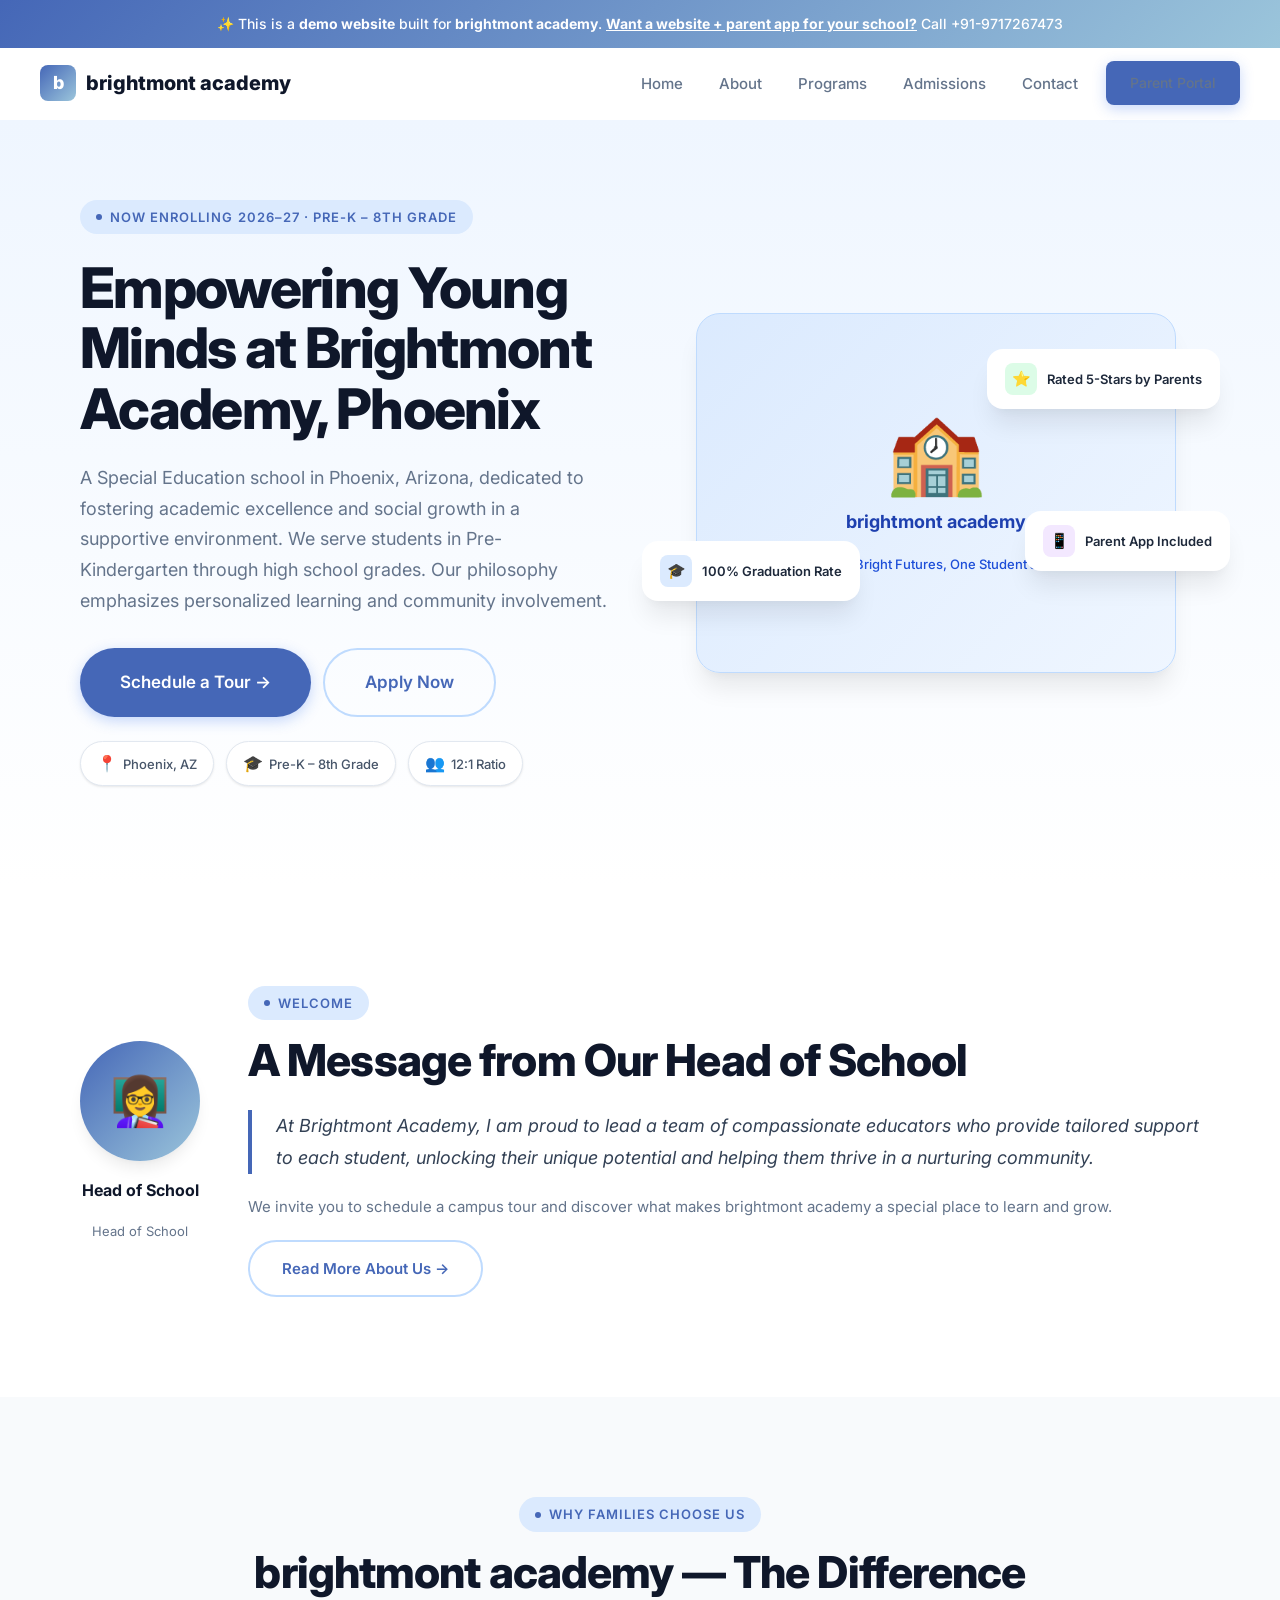
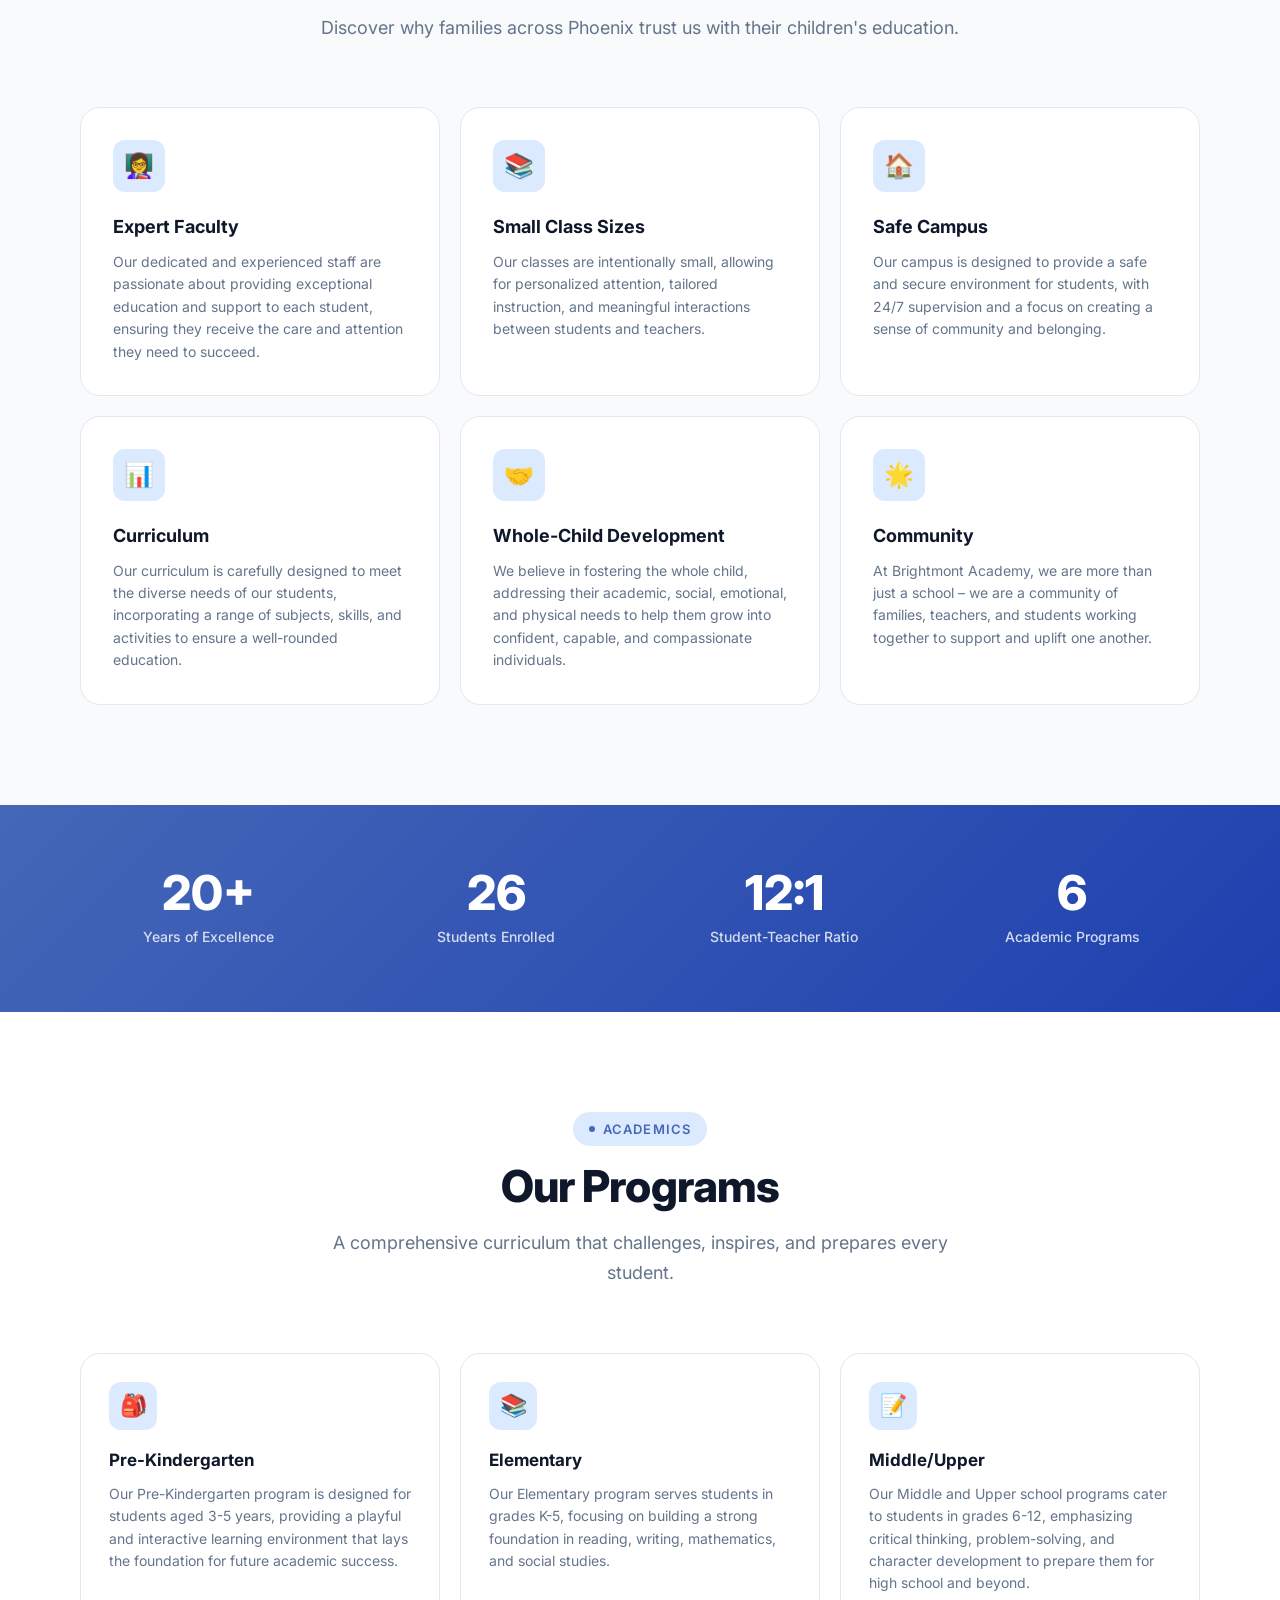
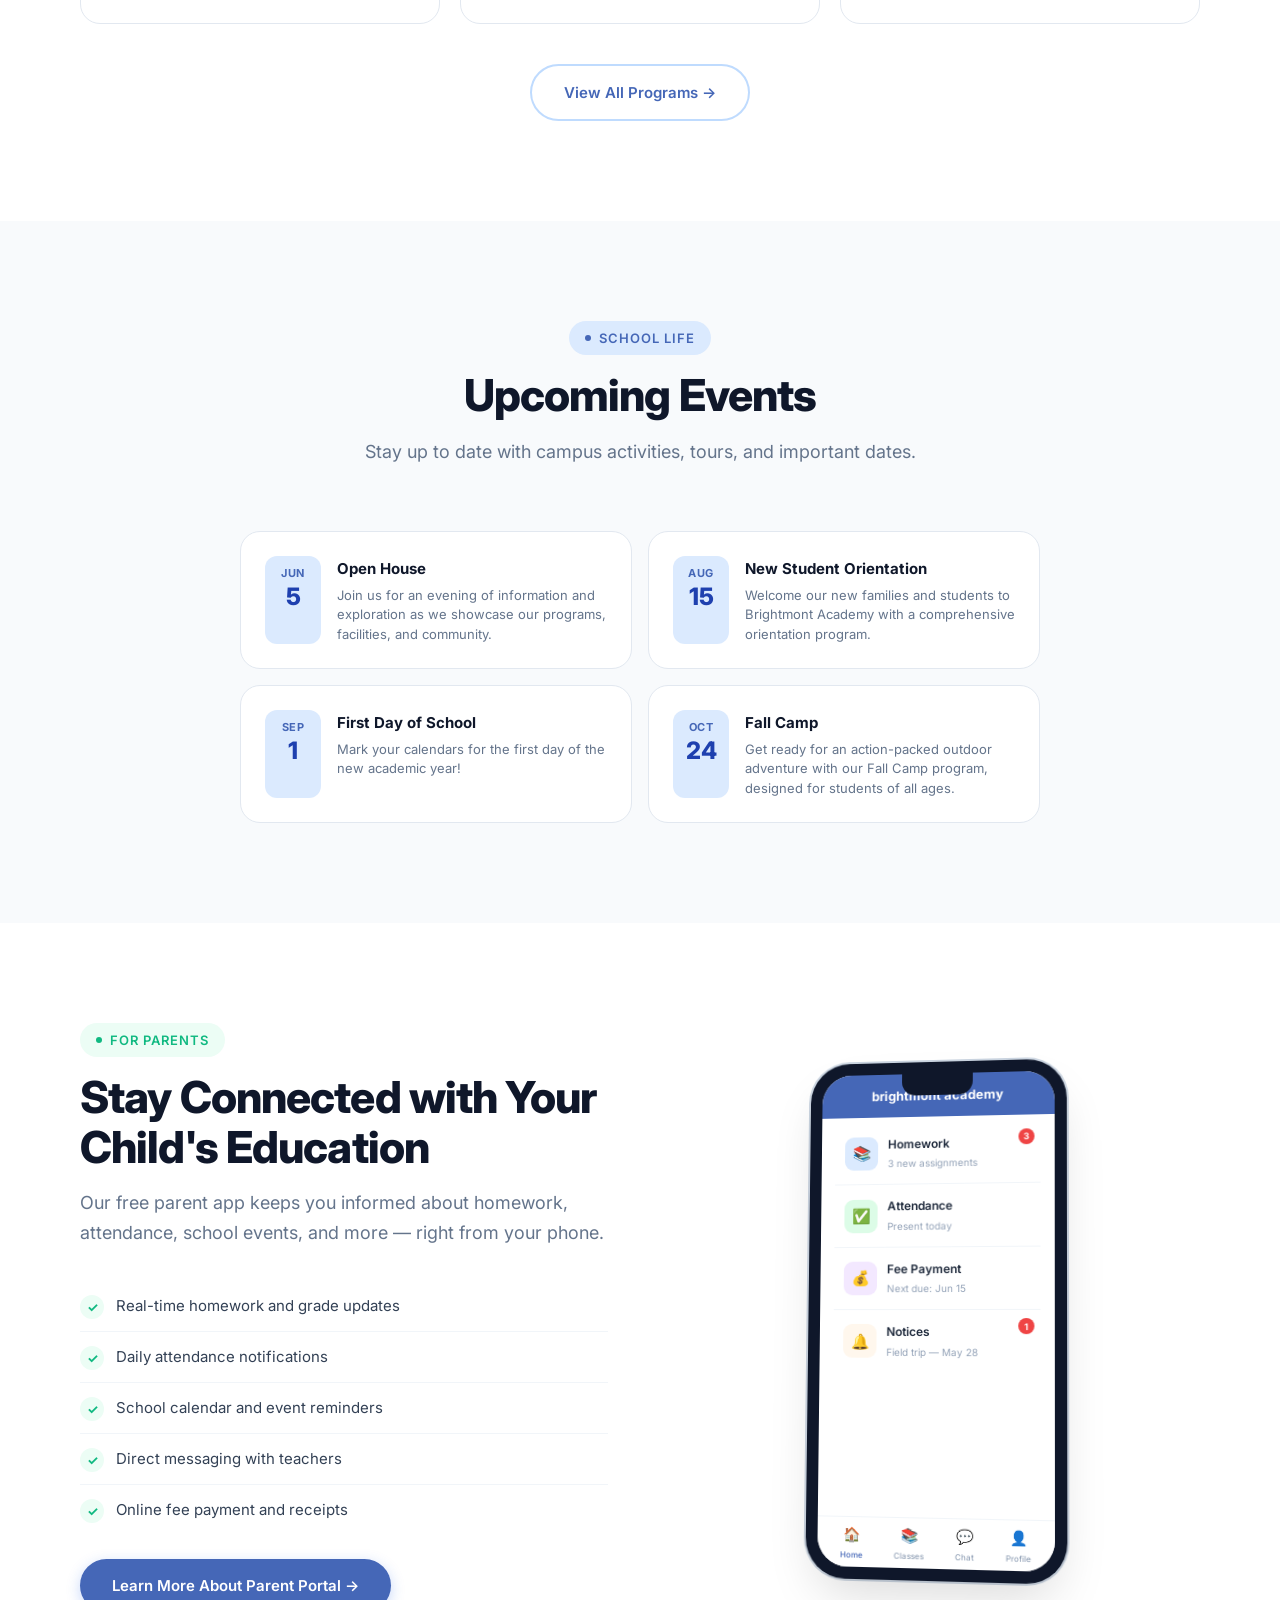
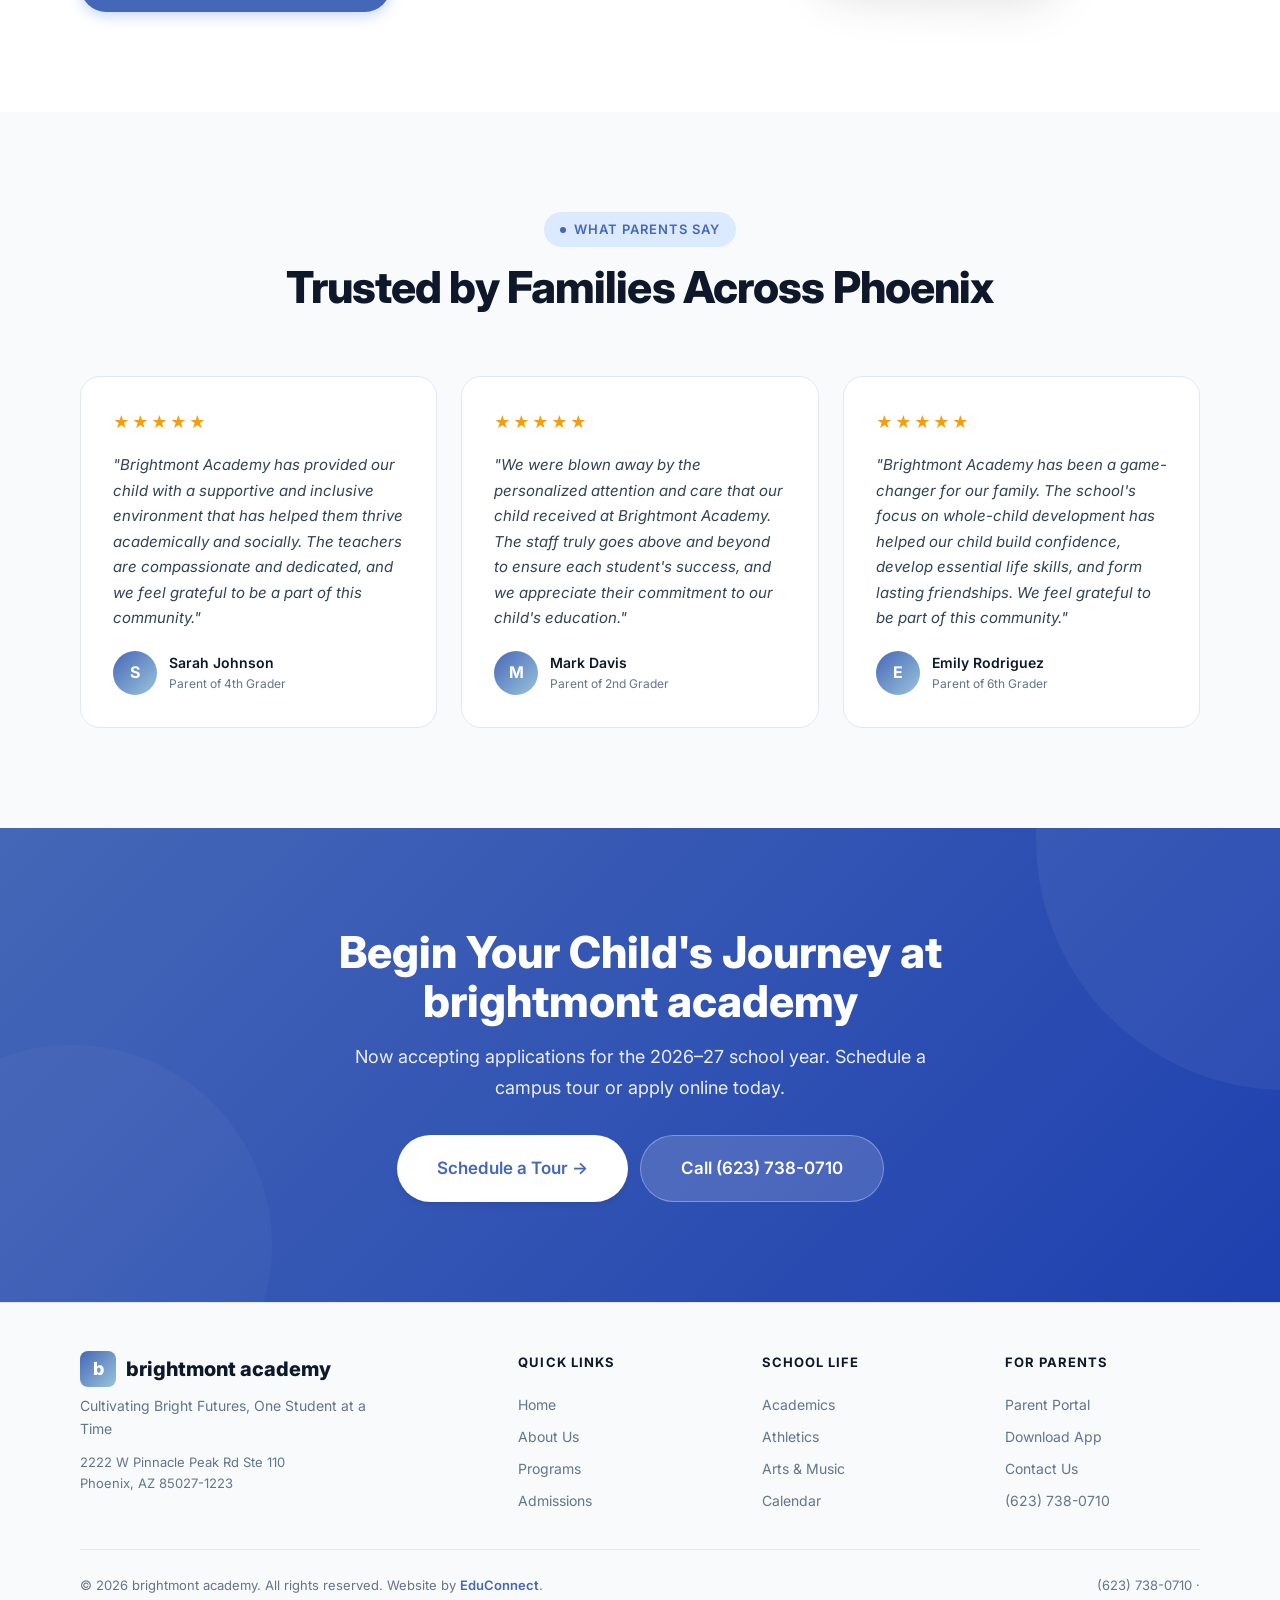
<file: index.html>
<!DOCTYPE html><html lang="en"><head>
  <meta charset="UTF-8"><meta name="viewport" content="width=device-width,initial-scale=1.0">
  <title>Home — brightmont academy</title>
  <meta name="description" content="Home — brightmont academy, a premier school in Phoenix, AZ serving Pre-K – 8th Grade.">
  <meta property="og:title" content="Home — brightmont academy"><meta property="og:type" content="website">
  <link rel="preconnect" href="https://fonts.googleapis.com"><link rel="preconnect" href="https://fonts.gstatic.com" crossorigin>
  <link href="https://fonts.googleapis.com/css2?family=Inter:wght@400;500;600;700;800&display=swap" rel="stylesheet">
  <link rel="stylesheet" href="/styles.css"><script src="/main.js" defer></script>
</head><body><div class="demo-banner">
  ✨ This is a <strong>demo website</strong> built for <strong>brightmont academy</strong>.
  <a href="mailto:bhupender@myfirststepschool.com">Want a website + parent app for your school?</a> Call +91-9717267473
</div>
<nav class="navbar">
  <a href="/" class="logo"><span class="logo-icon">b</span>brightmont academy</a>
  <div class="nav-links">
    <a href="/">Home</a>
    <a href="/about.html">About</a>
    <a href="/programs.html">Programs</a>
    <a href="/admissions.html">Admissions</a>
    <a href="/contact.html">Contact</a>
    <a href="/parents.html" class="btn btn-primary" style="padding:10px 24px;font-size:14px">Parent Portal</a>
  </div>
  <button class="hamburger" aria-label="Toggle menu"><span></span><span></span><span></span></button>
</nav><main>
<section class="hero"><div class="container"><div class="hero-inner">
  <div class="hero-content">
    <div class="badge animate-on-scroll mb-6">Now Enrolling 2026–27 · Pre-K – 8th Grade</div>
    <h1 class="heading-xl animate-on-scroll mb-6">Empowering Young Minds at Brightmont Academy, Phoenix</h1>
    <p class="text-lg text-muted animate-on-scroll mb-8">A Special Education school in Phoenix, Arizona, dedicated to fostering academic excellence and social growth in a supportive environment. We serve students in Pre-Kindergarten through high school grades. Our philosophy emphasizes personalized learning and community involvement.</p>
    <div class="hero-actions animate-on-scroll">
      <a href="/admissions.html" class="btn btn-primary btn-lg">Schedule a Tour →</a>
      <a href="/admissions.html" class="btn btn-outline btn-lg">Apply Now</a>
    </div>
    <div class="hero-info-cards animate-on-scroll" style="margin-top:24px">
      <div class="info-chip"><span class="ic-icon">📍</span> Phoenix, AZ</div>
      <div class="info-chip"><span class="ic-icon">🎓</span> Pre-K – 8th Grade</div>
      <div class="info-chip"><span class="ic-icon">👥</span> 12:1 Ratio</div>
    </div>
  </div>
  <div class="hero-visual animate-on-scroll">
    <div class="school-illustration"><div class="school-illustration-inner">
      <div class="school-building">🏫</div><h3>brightmont academy</h3><p>Cultivating Bright Futures, One Student at a Time</p>
    </div></div>
    <div class="float-card card-1"><div class="fc-icon green">⭐</div>Rated 5-Stars by Parents</div>
    <div class="float-card card-2"><div class="fc-icon blue">🎓</div>100% Graduation Rate</div>
    <div class="float-card card-3"><div class="fc-icon purple">📱</div>Parent App Included</div>
  </div>
</div></div></section>

<section class="welcome-section section-padding"><div class="container"><div class="welcome-grid">
  <div class="principal-card animate-on-scroll">
    <div class="principal-avatar">👩‍🏫</div>
    <div class="principal-name">Head of School</div><div class="principal-title">Head of School</div>
  </div>
  <div class="welcome-text animate-on-scroll">
    <div class="badge mb-4">Welcome</div>
    <h2 class="heading-lg mb-6">A Message from Our Head of School</h2>
    <blockquote>At Brightmont Academy, I am proud to lead a team of compassionate educators who provide tailored support to each student, unlocking their unique potential and helping them thrive in a nurturing community.</blockquote>
    <p>We invite you to schedule a campus tour and discover what makes brightmont academy a special place to learn and grow.</p>
    <a href="/about.html" class="btn btn-outline" style="margin-top:20px">Read More About Us →</a>
  </div>
</div></div></section>

<section class="features-section section-padding"><div class="container">
  <div class="text-center mb-16">
    <div class="badge animate-on-scroll mb-4">Why Families Choose Us</div>
    <h2 class="heading-lg animate-on-scroll mb-4">brightmont academy — The Difference</h2>
    <p class="text-lg text-muted max-w-lg mx-auto animate-on-scroll">Discover why families across Phoenix trust us with their children's education.</p>
  </div>
  <div class="features-grid">
      <div class="feature-card animate-on-scroll stagger-1">
        <div class="feature-icon">👩‍🏫</div><h3>Expert Faculty</h3><p>Our dedicated and experienced staff are passionate about providing exceptional education and support to each student, ensuring they receive the care and attention they need to succeed.</p>
      </div>
      <div class="feature-card animate-on-scroll stagger-2">
        <div class="feature-icon">📚</div><h3>Small Class Sizes</h3><p>Our classes are intentionally small, allowing for personalized attention, tailored instruction, and meaningful interactions between students and teachers.</p>
      </div>
      <div class="feature-card animate-on-scroll stagger-3">
        <div class="feature-icon">🏠</div><h3>Safe Campus</h3><p>Our campus is designed to provide a safe and secure environment for students, with 24/7 supervision and a focus on creating a sense of community and belonging.</p>
      </div>
      <div class="feature-card animate-on-scroll stagger-4">
        <div class="feature-icon">📊</div><h3>Curriculum</h3><p>Our curriculum is carefully designed to meet the diverse needs of our students, incorporating a range of subjects, skills, and activities to ensure a well-rounded education.</p>
      </div>
      <div class="feature-card animate-on-scroll stagger-5">
        <div class="feature-icon">🤝</div><h3>Whole-Child Development</h3><p>We believe in fostering the whole child, addressing their academic, social, emotional, and physical needs to help them grow into confident, capable, and compassionate individuals.</p>
      </div>
      <div class="feature-card animate-on-scroll stagger-6">
        <div class="feature-icon">🌟</div><h3>Community</h3><p>At Brightmont Academy, we are more than just a school – we are a community of families, teachers, and students working together to support and uplift one another.</p>
      </div></div>
</div></section>

<section class="stats-section"><div class="container"><div class="stats-grid">
  <div class="animate-on-scroll stagger-1"><div class="stat-value" data-count="20" data-suffix="+">0+</div><div class="stat-label">Years of Excellence</div></div>
  <div class="animate-on-scroll stagger-2"><div class="stat-value" data-count="26">0</div><div class="stat-label">Students Enrolled</div></div>
  <div class="animate-on-scroll stagger-3"><div class="stat-value">12:1</div><div class="stat-label">Student-Teacher Ratio</div></div>
  <div class="animate-on-scroll stagger-4"><div class="stat-value" data-count="6">0</div><div class="stat-label">Academic Programs</div></div>
</div></div></section>

<section class="programs-section section-padding"><div class="container">
  <div class="text-center mb-16">
    <div class="badge animate-on-scroll mb-4">Academics</div>
    <h2 class="heading-lg animate-on-scroll mb-4">Our Programs</h2>
    <p class="text-lg text-muted max-w-lg mx-auto animate-on-scroll">A comprehensive curriculum that challenges, inspires, and prepares every student.</p>
  </div>
  <div class="programs-grid">
      <div class="program-card animate-on-scroll stagger-1">
        <div class="program-icon">🎒</div><h3>Pre-Kindergarten</h3><p>Our Pre-Kindergarten program is designed for students aged 3-5 years, providing a playful and interactive learning environment that lays the foundation for future academic success.</p>
      </div>
      <div class="program-card animate-on-scroll stagger-2">
        <div class="program-icon">📚</div><h3>Elementary</h3><p>Our Elementary program serves students in grades K-5, focusing on building a strong foundation in reading, writing, mathematics, and social studies.</p>
      </div>
      <div class="program-card animate-on-scroll stagger-3">
        <div class="program-icon">📝</div><h3>Middle/Upper</h3><p>Our Middle and Upper school programs cater to students in grades 6-12, emphasizing critical thinking, problem-solving, and character development to prepare them for high school and beyond.</p>
      </div></div>
  <div class="text-center animate-on-scroll" style="margin-top:40px"><a href="/programs.html" class="btn btn-outline">View All Programs →</a></div>
</div></section>

<section class="events-section section-padding"><div class="container">
  <div class="text-center mb-16">
    <div class="badge animate-on-scroll mb-4">School Life</div>
    <h2 class="heading-lg animate-on-scroll mb-4">Upcoming Events</h2>
    <p class="text-lg text-muted max-w-lg mx-auto animate-on-scroll">Stay up to date with campus activities, tours, and important dates.</p>
  </div>
  <div class="events-grid"><div class="event-card animate-on-scroll stagger-1">
        <div class="event-date"><div class="month">Jun</div><div class="day">5</div></div>
        <div class="event-info"><h4>Open House</h4><p>Join us for an evening of information and exploration as we showcase our programs, facilities, and community.</p></div>
      </div><div class="event-card animate-on-scroll stagger-2">
        <div class="event-date"><div class="month">Aug</div><div class="day">15</div></div>
        <div class="event-info"><h4>New Student Orientation</h4><p>Welcome our new families and students to Brightmont Academy with a comprehensive orientation program.</p></div>
      </div><div class="event-card animate-on-scroll stagger-3">
        <div class="event-date"><div class="month">Sep</div><div class="day">1</div></div>
        <div class="event-info"><h4>First Day of School</h4><p>Mark your calendars for the first day of the new academic year!</p></div>
      </div><div class="event-card animate-on-scroll stagger-4">
        <div class="event-date"><div class="month">Oct</div><div class="day">24</div></div>
        <div class="event-info"><h4>Fall Camp</h4><p>Get ready for an action-packed outdoor adventure with our Fall Camp program, designed for students of all ages.</p></div>
      </div></div>
</div></section>

<section class="portal-section section-padding"><div class="container"><div class="portal-grid">
  <div>
    <div class="badge accent animate-on-scroll mb-4">For Parents</div>
    <h2 class="heading-lg animate-on-scroll mb-4">Stay Connected with Your Child's Education</h2>
    <p class="text-lg text-muted animate-on-scroll mb-8">Our free parent app keeps you informed about homework, attendance, school events, and more — right from your phone.</p>
    <ul class="portal-features animate-on-scroll">
      <li><span class="pf-icon">✓</span>Real-time homework and grade updates</li>
      <li><span class="pf-icon">✓</span>Daily attendance notifications</li>
      <li><span class="pf-icon">✓</span>School calendar and event reminders</li>
      <li><span class="pf-icon">✓</span>Direct messaging with teachers</li>
      <li><span class="pf-icon">✓</span>Online fee payment and receipts</li>
    </ul>
    <a href="/parents.html" class="btn btn-primary animate-on-scroll" style="margin-top:24px">Learn More About Parent Portal →</a>
  </div>
  <div class="animate-on-scroll" style="display:flex;justify-content:center">
    <div class="phone-mockup"><div class="phone-screen">
      <div class="phone-status-bar">brightmont academy</div>
      <div class="phone-screen-content">
        <div class="phone-nav-item"><div class="phone-nav-icon blue">📚</div><div><div class="phone-nav-label">Homework</div><div class="phone-nav-sub">3 new assignments</div></div><div class="phone-badge">3</div></div>
        <div class="phone-nav-item"><div class="phone-nav-icon green">✅</div><div><div class="phone-nav-label">Attendance</div><div class="phone-nav-sub">Present today</div></div></div>
        <div class="phone-nav-item"><div class="phone-nav-icon purple">💰</div><div><div class="phone-nav-label">Fee Payment</div><div class="phone-nav-sub">Next due: Jun 15</div></div></div>
        <div class="phone-nav-item"><div class="phone-nav-icon orange">🔔</div><div><div class="phone-nav-label">Notices</div><div class="phone-nav-sub">Field trip — May 28</div></div><div class="phone-badge">1</div></div>
      </div>
      <div class="phone-bottom-bar">
        <div class="phone-tab active"><div style="font-size:14px">🏠</div>Home</div>
        <div class="phone-tab"><div style="font-size:14px">📚</div>Classes</div>
        <div class="phone-tab"><div style="font-size:14px">💬</div>Chat</div>
        <div class="phone-tab"><div style="font-size:14px">👤</div>Profile</div>
      </div>
    </div></div>
  </div>
</div></div></section>

<section class="testimonials-section section-padding"><div class="container">
  <div class="text-center mb-16">
    <div class="badge animate-on-scroll mb-4">What Parents Say</div>
    <h2 class="heading-lg animate-on-scroll mb-4">Trusted by Families Across Phoenix</h2>
  </div>
  <div class="testimonials-grid">
      <div class="testimonial-card animate-on-scroll stagger-1">
        <div class="stars"><span class="star">★</span><span class="star">★</span><span class="star">★</span><span class="star">★</span><span class="star">★</span></div>
        <p class="testimonial-text">"Brightmont Academy has provided our child with a supportive and inclusive environment that has helped them thrive academically and socially. The teachers are compassionate and dedicated, and we feel grateful to be a part of this community."</p>
        <div class="testimonial-author"><div class="author-avatar">S</div>
        <div class="author-info"><div class="author-name">Sarah Johnson</div><div class="author-role">Parent of 4th Grader</div></div></div>
      </div>
      <div class="testimonial-card animate-on-scroll stagger-2">
        <div class="stars"><span class="star">★</span><span class="star">★</span><span class="star">★</span><span class="star">★</span><span class="star">★</span></div>
        <p class="testimonial-text">"We were blown away by the personalized attention and care that our child received at Brightmont Academy. The staff truly goes above and beyond to ensure each student's success, and we appreciate their commitment to our child's education."</p>
        <div class="testimonial-author"><div class="author-avatar">M</div>
        <div class="author-info"><div class="author-name">Mark Davis</div><div class="author-role">Parent of 2nd Grader</div></div></div>
      </div>
      <div class="testimonial-card animate-on-scroll stagger-3">
        <div class="stars"><span class="star">★</span><span class="star">★</span><span class="star">★</span><span class="star">★</span><span class="star">★</span></div>
        <p class="testimonial-text">"Brightmont Academy has been a game-changer for our family. The school's focus on whole-child development has helped our child build confidence, develop essential life skills, and form lasting friendships. We feel grateful to be part of this community."</p>
        <div class="testimonial-author"><div class="author-avatar">E</div>
        <div class="author-info"><div class="author-name">Emily Rodriguez</div><div class="author-role">Parent of 6th Grader</div></div></div>
      </div></div>
</div></section>

<section class="cta-section"><div class="container"><div class="cta-content animate-on-scroll">
  <h2>Begin Your Child's Journey at brightmont academy</h2>
  <p>Now accepting applications for the 2026–27 school year. Schedule a campus tour or apply online today.</p>
  <div class="cta-actions">
    <a href="/admissions.html" class="btn btn-white btn-lg">Schedule a Tour →</a>
    <a href="tel:(623) 738-0710" class="btn btn-lg" style="background:rgba(255,255,255,.15);color:white;border:1px solid rgba(255,255,255,.3)">Call (623) 738-0710</a>
  </div>
</div></div></section>
</main><footer class="footer">
  <div class="container">
    <div class="footer-grid">
      <div class="footer-brand">
        <div class="logo" style="margin-bottom:8px"><span class="logo-icon">b</span>brightmont academy</div>
        <p>Cultivating Bright Futures, One Student at a Time</p>
        <p style="margin-top:12px;font-size:13px">2222 W Pinnacle Peak Rd Ste 110 Phoenix,&nbsp;AZ&nbsp;85027-1223</p>
      </div>
      <div class="footer-col"><h4>Quick Links</h4><a href="/">Home</a><a href="/about.html">About Us</a><a href="/programs.html">Programs</a><a href="/admissions.html">Admissions</a></div>
      <div class="footer-col"><h4>School Life</h4><a href="/programs.html">Academics</a><a href="/programs.html">Athletics</a><a href="/programs.html">Arts &amp; Music</a><a href="/contact.html">Calendar</a></div>
      <div class="footer-col"><h4>For Parents</h4><a href="/parents.html">Parent Portal</a><a href="/parents.html">Download App</a><a href="/contact.html">Contact Us</a><a href="tel:(623) 738-0710">(623) 738-0710</a></div>
    </div>
    <div class="footer-bottom">
      <p>&copy; 2026 brightmont academy. All rights reserved. Website by <a href="mailto:bhupender@myfirststepschool.com">EduConnect</a>.</p>
      <p>(623) 738-0710 &middot; <a href="mailto:"></a></p>
    </div>
  </div>
</footer></body></html>
</file>
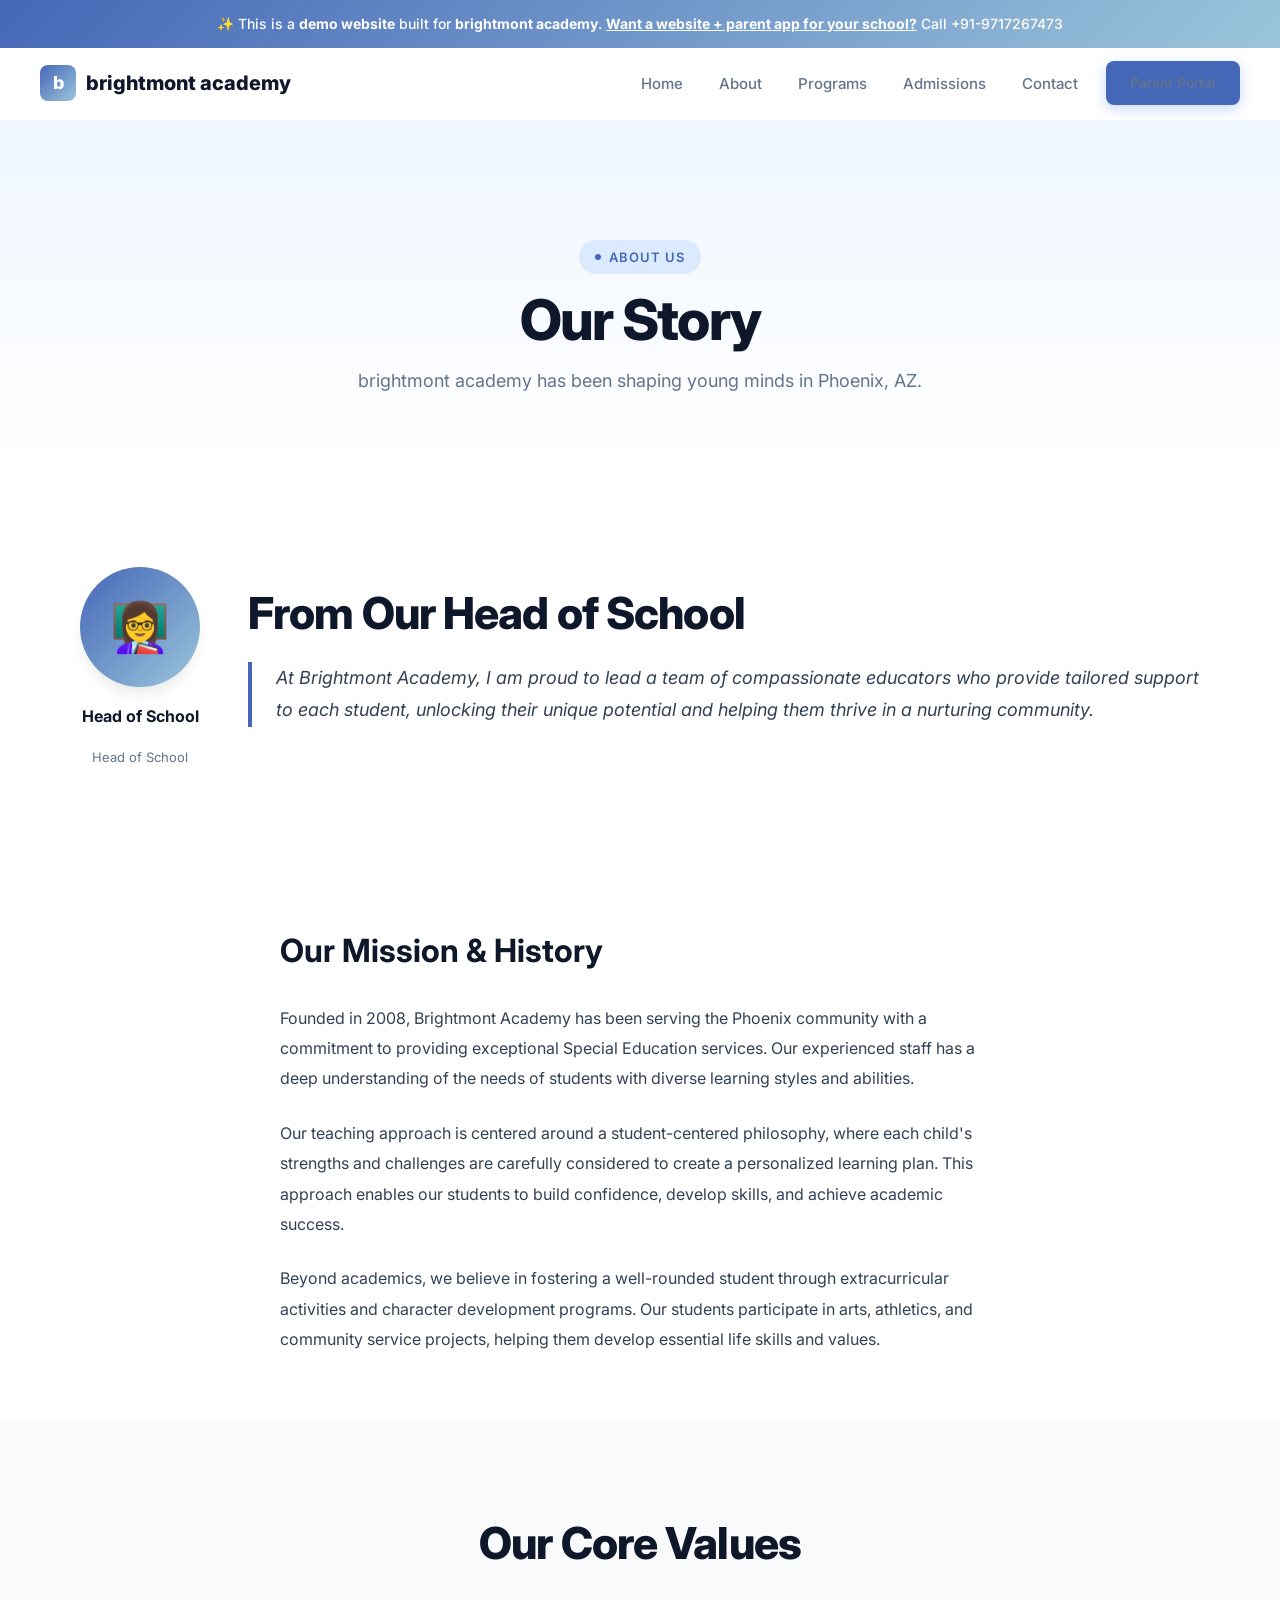
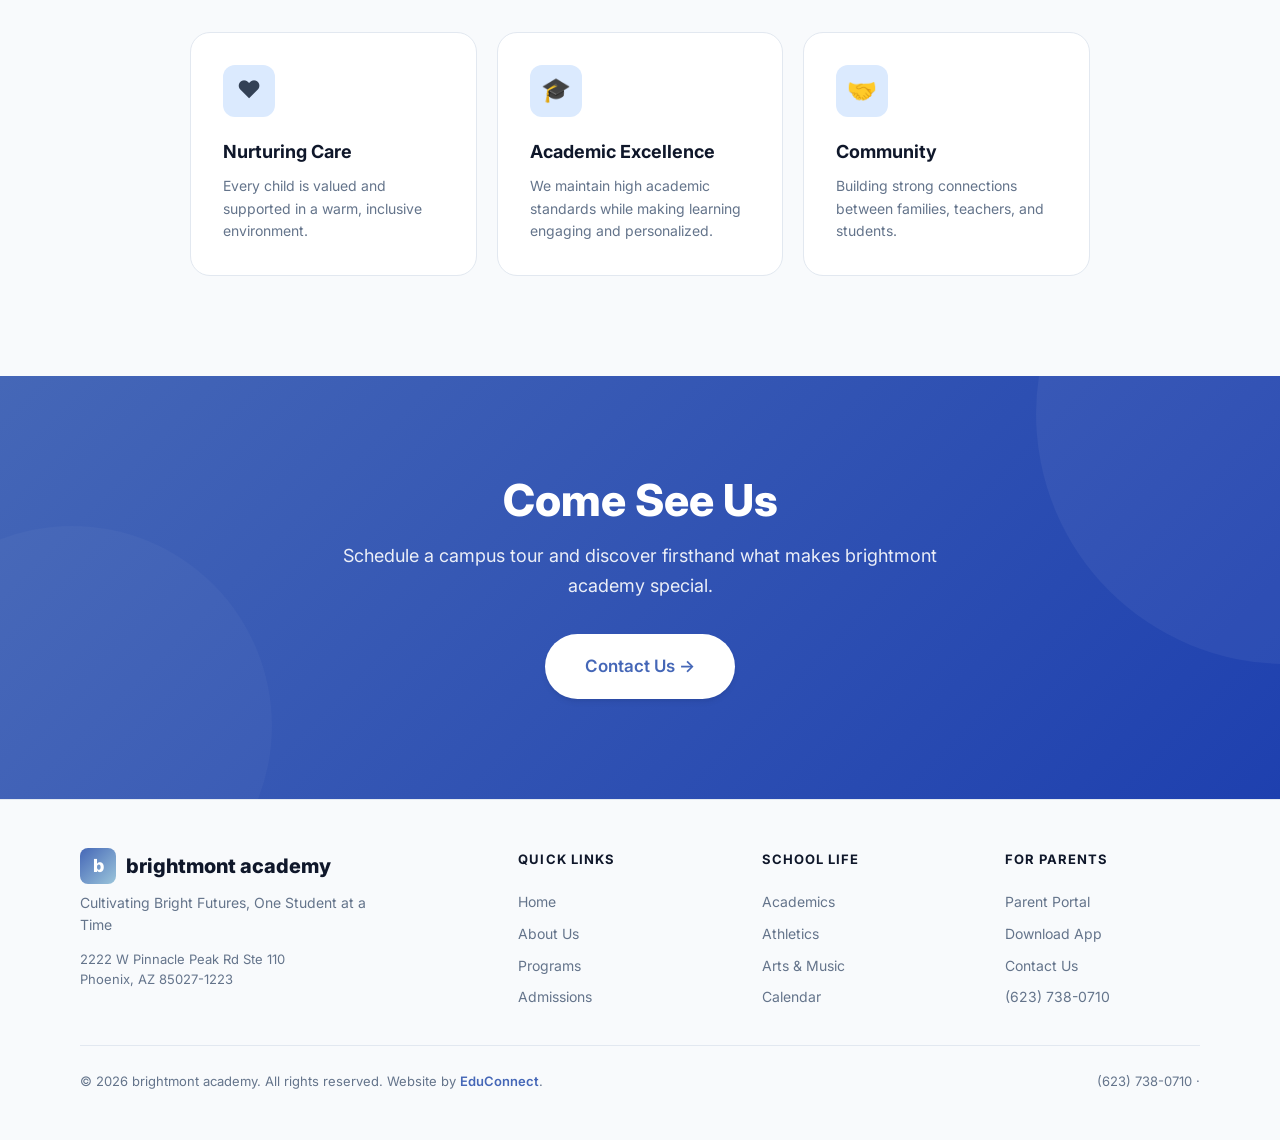
<file: about.html>
<!DOCTYPE html><html lang="en"><head>
  <meta charset="UTF-8"><meta name="viewport" content="width=device-width,initial-scale=1.0">
  <title>About Us — brightmont academy</title>
  <meta name="description" content="About Us — brightmont academy, a premier school in Phoenix, AZ serving Pre-K – 8th Grade.">
  <meta property="og:title" content="About Us — brightmont academy"><meta property="og:type" content="website">
  <link rel="preconnect" href="https://fonts.googleapis.com"><link rel="preconnect" href="https://fonts.gstatic.com" crossorigin>
  <link href="https://fonts.googleapis.com/css2?family=Inter:wght@400;500;600;700;800&display=swap" rel="stylesheet">
  <link rel="stylesheet" href="/styles.css"><script src="/main.js" defer></script>
</head><body><div class="demo-banner">
  ✨ This is a <strong>demo website</strong> built for <strong>brightmont academy</strong>.
  <a href="mailto:bhupender@myfirststepschool.com">Want a website + parent app for your school?</a> Call +91-9717267473
</div>
<nav class="navbar">
  <a href="/" class="logo"><span class="logo-icon">b</span>brightmont academy</a>
  <div class="nav-links">
    <a href="/">Home</a>
    <a href="/about.html">About</a>
    <a href="/programs.html">Programs</a>
    <a href="/admissions.html">Admissions</a>
    <a href="/contact.html">Contact</a>
    <a href="/parents.html" class="btn btn-primary" style="padding:10px 24px;font-size:14px">Parent Portal</a>
  </div>
  <button class="hamburger" aria-label="Toggle menu"><span></span><span></span><span></span></button>
</nav><main>
<section class="page-hero"><div class="container">
  <div class="badge animate-on-scroll mb-4">About Us</div>
  <h1 class="heading-xl animate-on-scroll mb-4">Our Story</h1>
  <p class="text-lg text-muted max-w-lg mx-auto animate-on-scroll">brightmont academy has been shaping young minds in Phoenix, AZ.</p>
</div></section>
<section class="welcome-section section-padding"><div class="container"><div class="welcome-grid">
  <div class="principal-card animate-on-scroll">
    <div class="principal-avatar">👩‍🏫</div>
    <div class="principal-name">Head of School</div><div class="principal-title">Head of School</div>
  </div>
  <div class="welcome-text animate-on-scroll">
    <h2 class="heading-lg mb-6">From Our Head of School</h2>
    <blockquote>At Brightmont Academy, I am proud to lead a team of compassionate educators who provide tailored support to each student, unlocking their unique potential and helping them thrive in a nurturing community.</blockquote>
  </div>
</div></div></section>
<section class="content-section"><div class="container">
  <h2 class="heading-md animate-on-scroll mb-8">Our Mission &amp; History</h2>
  <p class="animate-on-scroll">Founded in 2008, Brightmont Academy has been serving the Phoenix community with a commitment to providing exceptional Special Education services. Our experienced staff has a deep understanding of the needs of students with diverse learning styles and abilities.</p>
<p class="animate-on-scroll">Our teaching approach is centered around a student-centered philosophy, where each child's strengths and challenges are carefully considered to create a personalized learning plan. This approach enables our students to build confidence, develop skills, and achieve academic success.</p>
<p class="animate-on-scroll">Beyond academics, we believe in fostering a well-rounded student through extracurricular activities and character development programs. Our students participate in arts, athletics, and community service projects, helping them develop essential life skills and values.</p>
</div></section>
<section class="features-section section-padding"><div class="container">
  <div class="text-center mb-16"><h2 class="heading-lg animate-on-scroll mb-4">Our Core Values</h2></div>
  <div class="features-grid" style="max-width:900px;margin:0 auto">
    <div class="feature-card animate-on-scroll stagger-1"><div class="feature-icon">❤️</div><h3>Nurturing Care</h3><p>Every child is valued and supported in a warm, inclusive environment.</p></div>
    <div class="feature-card animate-on-scroll stagger-2"><div class="feature-icon">🎓</div><h3>Academic Excellence</h3><p>We maintain high academic standards while making learning engaging and personalized.</p></div>
    <div class="feature-card animate-on-scroll stagger-3"><div class="feature-icon">🤝</div><h3>Community</h3><p>Building strong connections between families, teachers, and students.</p></div>
  </div>
</div></section>
<section class="cta-section"><div class="container"><div class="cta-content animate-on-scroll">
  <h2>Come See Us</h2>
  <p>Schedule a campus tour and discover firsthand what makes brightmont academy special.</p>
  <div class="cta-actions"><a href="/contact.html" class="btn btn-white btn-lg">Contact Us →</a></div>
</div></div></section>
</main><footer class="footer">
  <div class="container">
    <div class="footer-grid">
      <div class="footer-brand">
        <div class="logo" style="margin-bottom:8px"><span class="logo-icon">b</span>brightmont academy</div>
        <p>Cultivating Bright Futures, One Student at a Time</p>
        <p style="margin-top:12px;font-size:13px">2222 W Pinnacle Peak Rd Ste 110 Phoenix,&nbsp;AZ&nbsp;85027-1223</p>
      </div>
      <div class="footer-col"><h4>Quick Links</h4><a href="/">Home</a><a href="/about.html">About Us</a><a href="/programs.html">Programs</a><a href="/admissions.html">Admissions</a></div>
      <div class="footer-col"><h4>School Life</h4><a href="/programs.html">Academics</a><a href="/programs.html">Athletics</a><a href="/programs.html">Arts &amp; Music</a><a href="/contact.html">Calendar</a></div>
      <div class="footer-col"><h4>For Parents</h4><a href="/parents.html">Parent Portal</a><a href="/parents.html">Download App</a><a href="/contact.html">Contact Us</a><a href="tel:(623) 738-0710">(623) 738-0710</a></div>
    </div>
    <div class="footer-bottom">
      <p>&copy; 2026 brightmont academy. All rights reserved. Website by <a href="mailto:bhupender@myfirststepschool.com">EduConnect</a>.</p>
      <p>(623) 738-0710 &middot; <a href="mailto:"></a></p>
    </div>
  </div>
</footer></body></html>
</file>
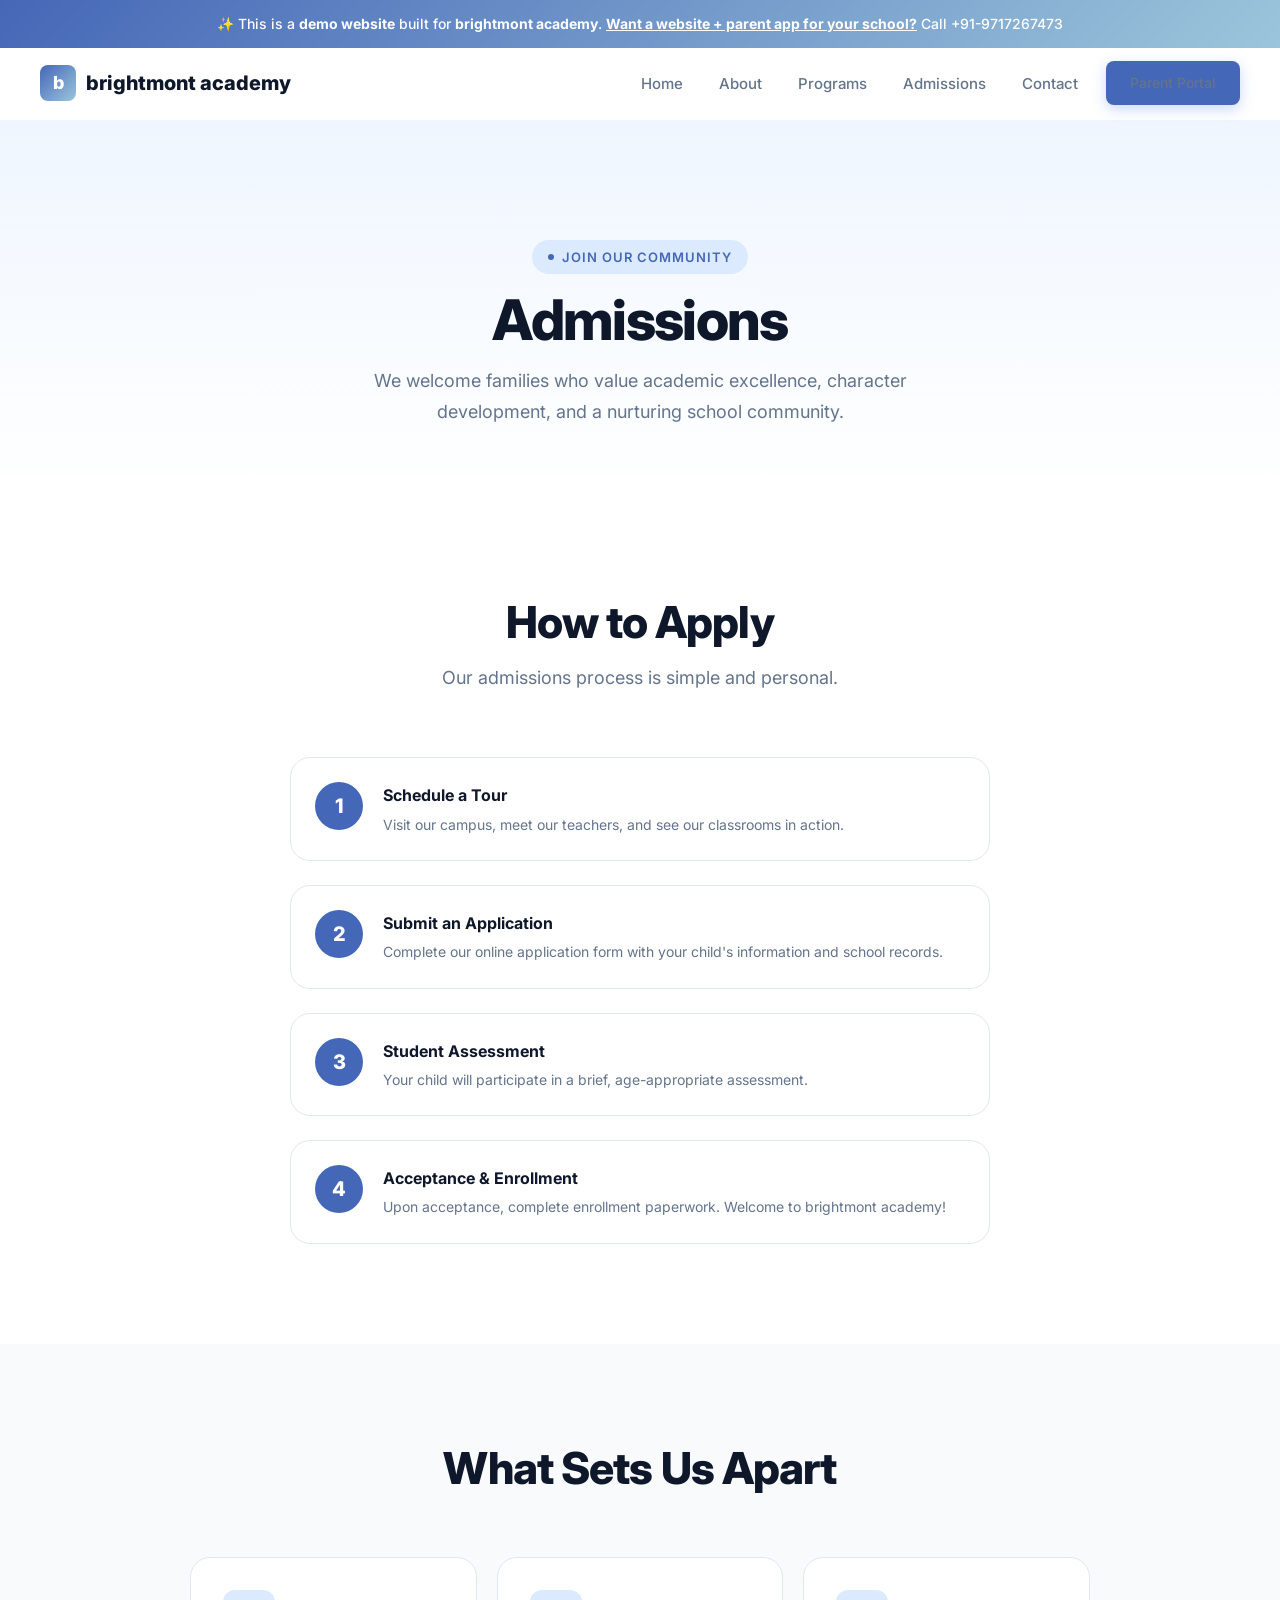
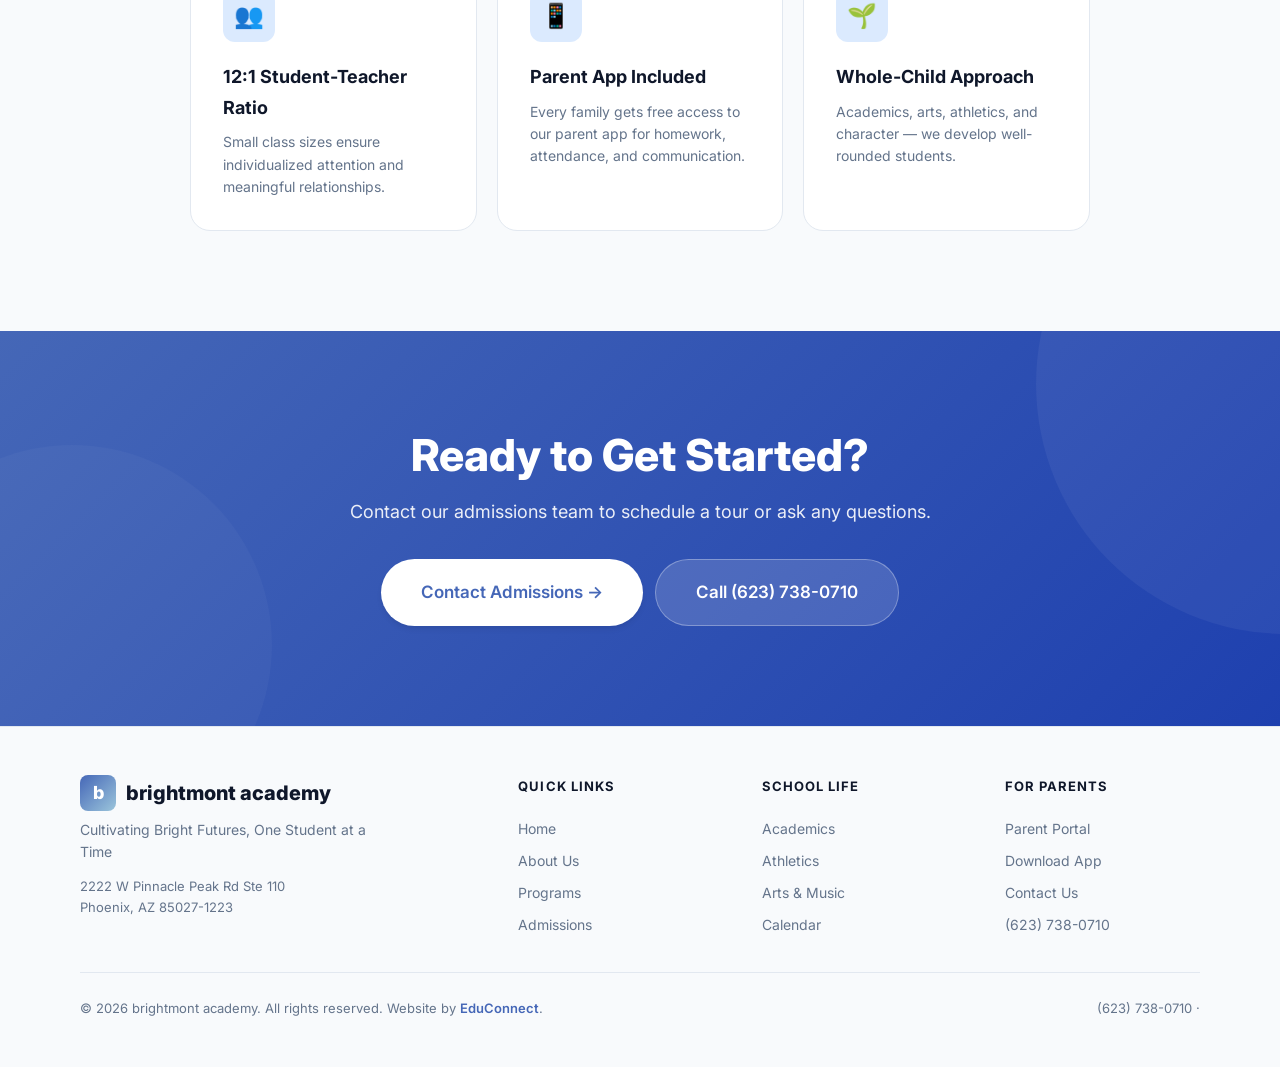
<file: admissions.html>
<!DOCTYPE html><html lang="en"><head>
  <meta charset="UTF-8"><meta name="viewport" content="width=device-width,initial-scale=1.0">
  <title>Admissions — brightmont academy</title>
  <meta name="description" content="Admissions — brightmont academy, a premier school in Phoenix, AZ serving Pre-K – 8th Grade.">
  <meta property="og:title" content="Admissions — brightmont academy"><meta property="og:type" content="website">
  <link rel="preconnect" href="https://fonts.googleapis.com"><link rel="preconnect" href="https://fonts.gstatic.com" crossorigin>
  <link href="https://fonts.googleapis.com/css2?family=Inter:wght@400;500;600;700;800&display=swap" rel="stylesheet">
  <link rel="stylesheet" href="/styles.css"><script src="/main.js" defer></script>
</head><body><div class="demo-banner">
  ✨ This is a <strong>demo website</strong> built for <strong>brightmont academy</strong>.
  <a href="mailto:bhupender@myfirststepschool.com">Want a website + parent app for your school?</a> Call +91-9717267473
</div>
<nav class="navbar">
  <a href="/" class="logo"><span class="logo-icon">b</span>brightmont academy</a>
  <div class="nav-links">
    <a href="/">Home</a>
    <a href="/about.html">About</a>
    <a href="/programs.html">Programs</a>
    <a href="/admissions.html">Admissions</a>
    <a href="/contact.html">Contact</a>
    <a href="/parents.html" class="btn btn-primary" style="padding:10px 24px;font-size:14px">Parent Portal</a>
  </div>
  <button class="hamburger" aria-label="Toggle menu"><span></span><span></span><span></span></button>
</nav><main>
<section class="page-hero"><div class="container">
  <div class="badge animate-on-scroll mb-4">Join Our Community</div>
  <h1 class="heading-xl animate-on-scroll mb-4">Admissions</h1>
  <p class="text-lg text-muted max-w-lg mx-auto animate-on-scroll">We welcome families who value academic excellence, character development, and a nurturing school community.</p>
</div></section>
<section class="section-padding"><div class="container">
  <div class="text-center mb-16">
    <h2 class="heading-lg animate-on-scroll mb-4">How to Apply</h2>
    <p class="text-lg text-muted max-w-lg mx-auto animate-on-scroll">Our admissions process is simple and personal.</p>
  </div>
  <div class="admissions-steps">
    <div class="adm-step animate-on-scroll stagger-1"><div class="adm-step-num">1</div><div><h4>Schedule a Tour</h4><p>Visit our campus, meet our teachers, and see our classrooms in action.</p></div></div>
    <div class="adm-step animate-on-scroll stagger-2"><div class="adm-step-num">2</div><div><h4>Submit an Application</h4><p>Complete our online application form with your child's information and school records.</p></div></div>
    <div class="adm-step animate-on-scroll stagger-3"><div class="adm-step-num">3</div><div><h4>Student Assessment</h4><p>Your child will participate in a brief, age-appropriate assessment.</p></div></div>
    <div class="adm-step animate-on-scroll stagger-4"><div class="adm-step-num">4</div><div><h4>Acceptance &amp; Enrollment</h4><p>Upon acceptance, complete enrollment paperwork. Welcome to brightmont academy!</p></div></div>
  </div>
</div></section>
<section class="features-section section-padding"><div class="container">
  <div class="text-center mb-16"><h2 class="heading-lg animate-on-scroll mb-4">What Sets Us Apart</h2></div>
  <div class="features-grid" style="max-width:900px;margin:0 auto">
    <div class="feature-card animate-on-scroll stagger-1"><div class="feature-icon">👥</div><h3>12:1 Student-Teacher Ratio</h3><p>Small class sizes ensure individualized attention and meaningful relationships.</p></div>
    <div class="feature-card animate-on-scroll stagger-2"><div class="feature-icon">📱</div><h3>Parent App Included</h3><p>Every family gets free access to our parent app for homework, attendance, and communication.</p></div>
    <div class="feature-card animate-on-scroll stagger-3"><div class="feature-icon">🌱</div><h3>Whole-Child Approach</h3><p>Academics, arts, athletics, and character — we develop well-rounded students.</p></div>
  </div>
</div></section>
<section class="cta-section"><div class="container"><div class="cta-content animate-on-scroll">
  <h2>Ready to Get Started?</h2>
  <p>Contact our admissions team to schedule a tour or ask any questions.</p>
  <div class="cta-actions">
    <a href="/contact.html" class="btn btn-white btn-lg">Contact Admissions →</a>
    <a href="tel:(623) 738-0710" class="btn btn-lg" style="background:rgba(255,255,255,.15);color:white;border:1px solid rgba(255,255,255,.3)">Call (623) 738-0710</a>
  </div>
</div></div></section>
</main><footer class="footer">
  <div class="container">
    <div class="footer-grid">
      <div class="footer-brand">
        <div class="logo" style="margin-bottom:8px"><span class="logo-icon">b</span>brightmont academy</div>
        <p>Cultivating Bright Futures, One Student at a Time</p>
        <p style="margin-top:12px;font-size:13px">2222 W Pinnacle Peak Rd Ste 110 Phoenix,&nbsp;AZ&nbsp;85027-1223</p>
      </div>
      <div class="footer-col"><h4>Quick Links</h4><a href="/">Home</a><a href="/about.html">About Us</a><a href="/programs.html">Programs</a><a href="/admissions.html">Admissions</a></div>
      <div class="footer-col"><h4>School Life</h4><a href="/programs.html">Academics</a><a href="/programs.html">Athletics</a><a href="/programs.html">Arts &amp; Music</a><a href="/contact.html">Calendar</a></div>
      <div class="footer-col"><h4>For Parents</h4><a href="/parents.html">Parent Portal</a><a href="/parents.html">Download App</a><a href="/contact.html">Contact Us</a><a href="tel:(623) 738-0710">(623) 738-0710</a></div>
    </div>
    <div class="footer-bottom">
      <p>&copy; 2026 brightmont academy. All rights reserved. Website by <a href="mailto:bhupender@myfirststepschool.com">EduConnect</a>.</p>
      <p>(623) 738-0710 &middot; <a href="mailto:"></a></p>
    </div>
  </div>
</footer></body></html>
</file>
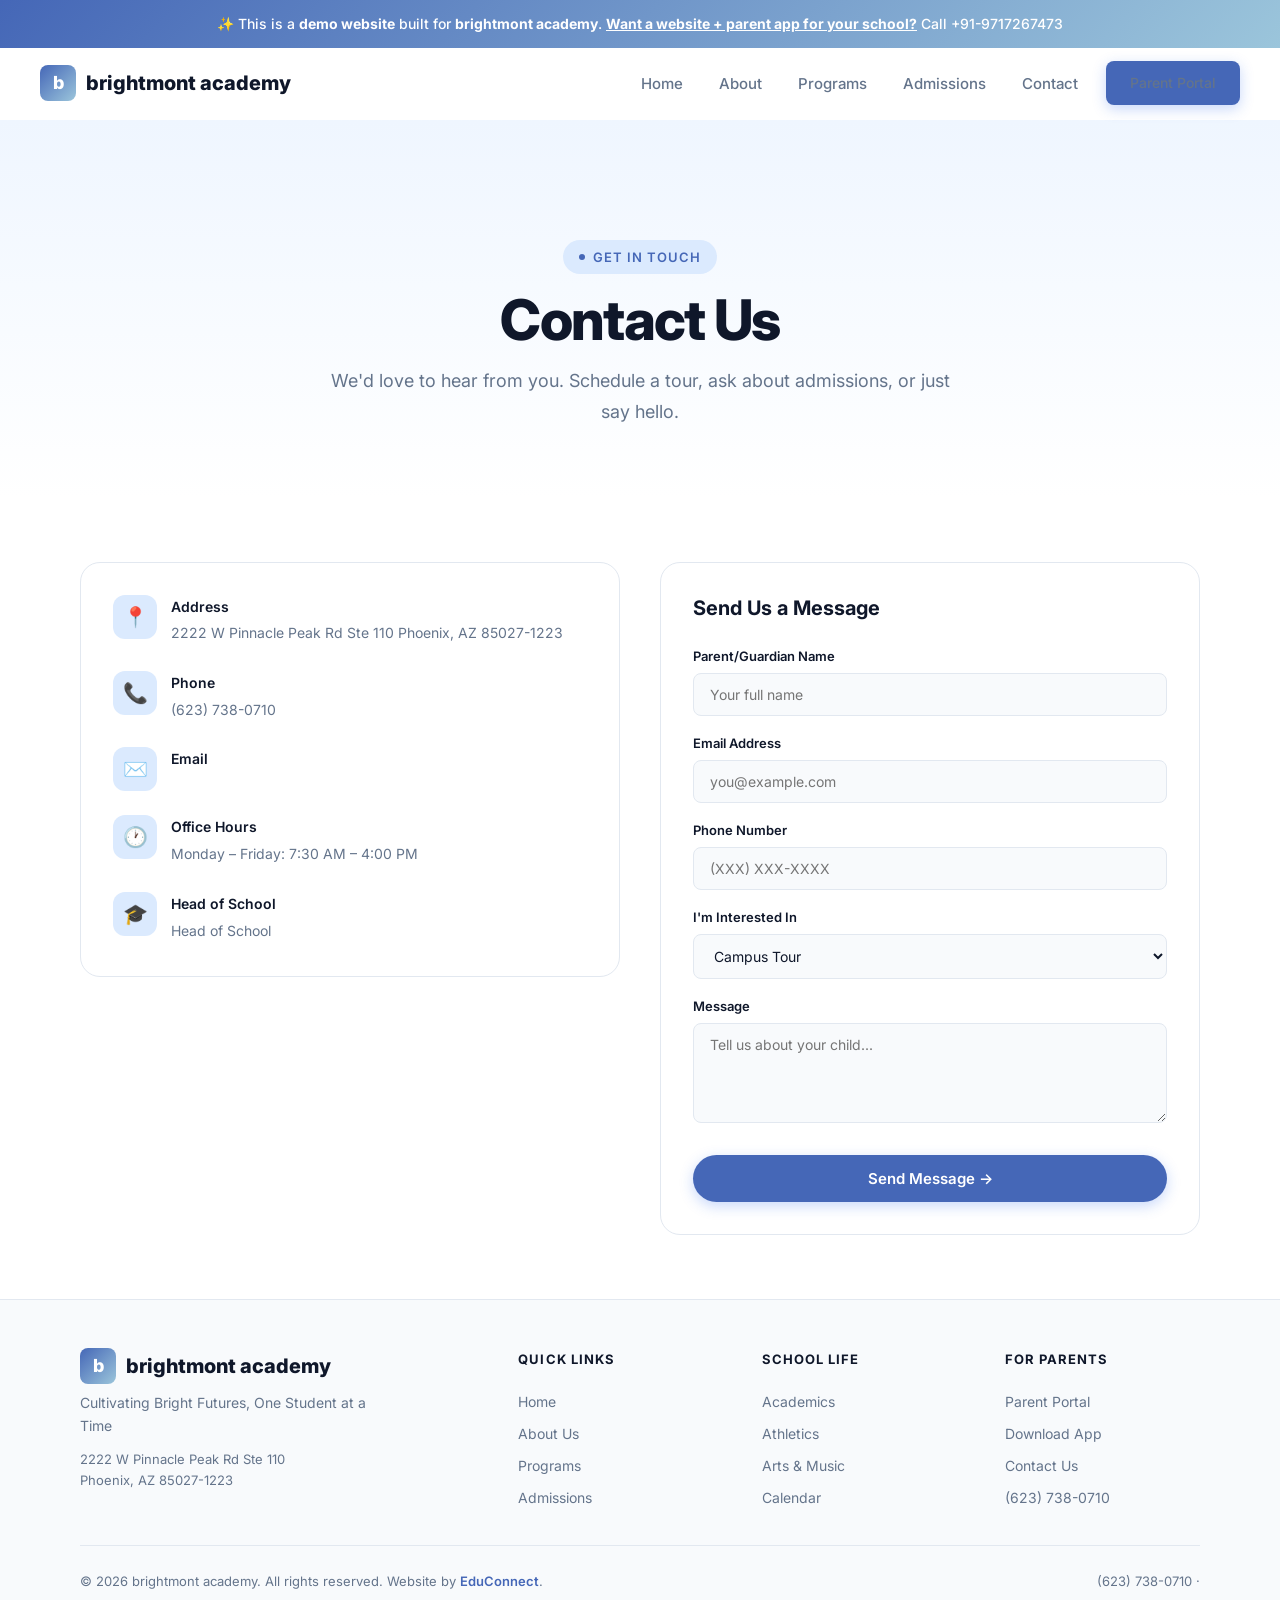
<file: contact.html>
<!DOCTYPE html><html lang="en"><head>
  <meta charset="UTF-8"><meta name="viewport" content="width=device-width,initial-scale=1.0">
  <title>Contact — brightmont academy</title>
  <meta name="description" content="Contact — brightmont academy, a premier school in Phoenix, AZ serving Pre-K – 8th Grade.">
  <meta property="og:title" content="Contact — brightmont academy"><meta property="og:type" content="website">
  <link rel="preconnect" href="https://fonts.googleapis.com"><link rel="preconnect" href="https://fonts.gstatic.com" crossorigin>
  <link href="https://fonts.googleapis.com/css2?family=Inter:wght@400;500;600;700;800&display=swap" rel="stylesheet">
  <link rel="stylesheet" href="/styles.css"><script src="/main.js" defer></script>
</head><body><div class="demo-banner">
  ✨ This is a <strong>demo website</strong> built for <strong>brightmont academy</strong>.
  <a href="mailto:bhupender@myfirststepschool.com">Want a website + parent app for your school?</a> Call +91-9717267473
</div>
<nav class="navbar">
  <a href="/" class="logo"><span class="logo-icon">b</span>brightmont academy</a>
  <div class="nav-links">
    <a href="/">Home</a>
    <a href="/about.html">About</a>
    <a href="/programs.html">Programs</a>
    <a href="/admissions.html">Admissions</a>
    <a href="/contact.html">Contact</a>
    <a href="/parents.html" class="btn btn-primary" style="padding:10px 24px;font-size:14px">Parent Portal</a>
  </div>
  <button class="hamburger" aria-label="Toggle menu"><span></span><span></span><span></span></button>
</nav><main>
<section class="page-hero"><div class="container">
  <div class="badge animate-on-scroll mb-4">Get in Touch</div>
  <h1 class="heading-xl animate-on-scroll mb-4">Contact Us</h1>
  <p class="text-lg text-muted max-w-lg mx-auto animate-on-scroll">We'd love to hear from you. Schedule a tour, ask about admissions, or just say hello.</p>
</div></section>
<section class="content-section"><div class="container" style="max-width:1200px"><div class="contact-grid">
  <div>
    <div class="contact-info-card animate-on-scroll mb-8">
      <div class="contact-item"><div class="contact-icon">📍</div><div><h4>Address</h4><p>2222 W Pinnacle Peak Rd Ste 110 Phoenix,&nbsp;AZ&nbsp;85027-1223</p></div></div>
      <div class="contact-item"><div class="contact-icon">📞</div><div><h4>Phone</h4><p>(623) 738-0710</p></div></div>
      <div class="contact-item"><div class="contact-icon">✉️</div><div><h4>Email</h4><p></p></div></div>
      <div class="contact-item"><div class="contact-icon">🕐</div><div><h4>Office Hours</h4><p>Monday – Friday: 7:30 AM – 4:00 PM</p></div></div>
      <div class="contact-item"><div class="contact-icon">🎓</div><div><h4>Head of School</h4><p>Head of School</p></div></div>
    </div>
  </div>
  <div class="contact-form animate-on-scroll">
    <h3 class="heading-sm mb-6">Send Us a Message</h3>
    <form action="mailto:" method="POST" enctype="text/plain">
      <div class="form-group"><label class="form-label">Parent/Guardian Name</label><input type="text" class="form-input" placeholder="Your full name" required></div>
      <div class="form-group"><label class="form-label">Email Address</label><input type="email" class="form-input" placeholder="you@example.com" required></div>
      <div class="form-group"><label class="form-label">Phone Number</label><input type="tel" class="form-input" placeholder="(XXX) XXX-XXXX"></div>
      <div class="form-group"><label class="form-label">I'm Interested In</label>
        <select class="form-input"><option>Campus Tour</option><option>Admissions Inquiry</option><option>Transfer Student</option><option>General Question</option></select>
      </div>
      <div class="form-group"><label class="form-label">Message</label><textarea class="form-textarea" placeholder="Tell us about your child..." rows="4" required></textarea></div>
      <button type="submit" class="btn btn-primary" style="width:100%">Send Message →</button>
    </form>
  </div>
</div></div></section>
</main><footer class="footer">
  <div class="container">
    <div class="footer-grid">
      <div class="footer-brand">
        <div class="logo" style="margin-bottom:8px"><span class="logo-icon">b</span>brightmont academy</div>
        <p>Cultivating Bright Futures, One Student at a Time</p>
        <p style="margin-top:12px;font-size:13px">2222 W Pinnacle Peak Rd Ste 110 Phoenix,&nbsp;AZ&nbsp;85027-1223</p>
      </div>
      <div class="footer-col"><h4>Quick Links</h4><a href="/">Home</a><a href="/about.html">About Us</a><a href="/programs.html">Programs</a><a href="/admissions.html">Admissions</a></div>
      <div class="footer-col"><h4>School Life</h4><a href="/programs.html">Academics</a><a href="/programs.html">Athletics</a><a href="/programs.html">Arts &amp; Music</a><a href="/contact.html">Calendar</a></div>
      <div class="footer-col"><h4>For Parents</h4><a href="/parents.html">Parent Portal</a><a href="/parents.html">Download App</a><a href="/contact.html">Contact Us</a><a href="tel:(623) 738-0710">(623) 738-0710</a></div>
    </div>
    <div class="footer-bottom">
      <p>&copy; 2026 brightmont academy. All rights reserved. Website by <a href="mailto:bhupender@myfirststepschool.com">EduConnect</a>.</p>
      <p>(623) 738-0710 &middot; <a href="mailto:"></a></p>
    </div>
  </div>
</footer></body></html>
</file>
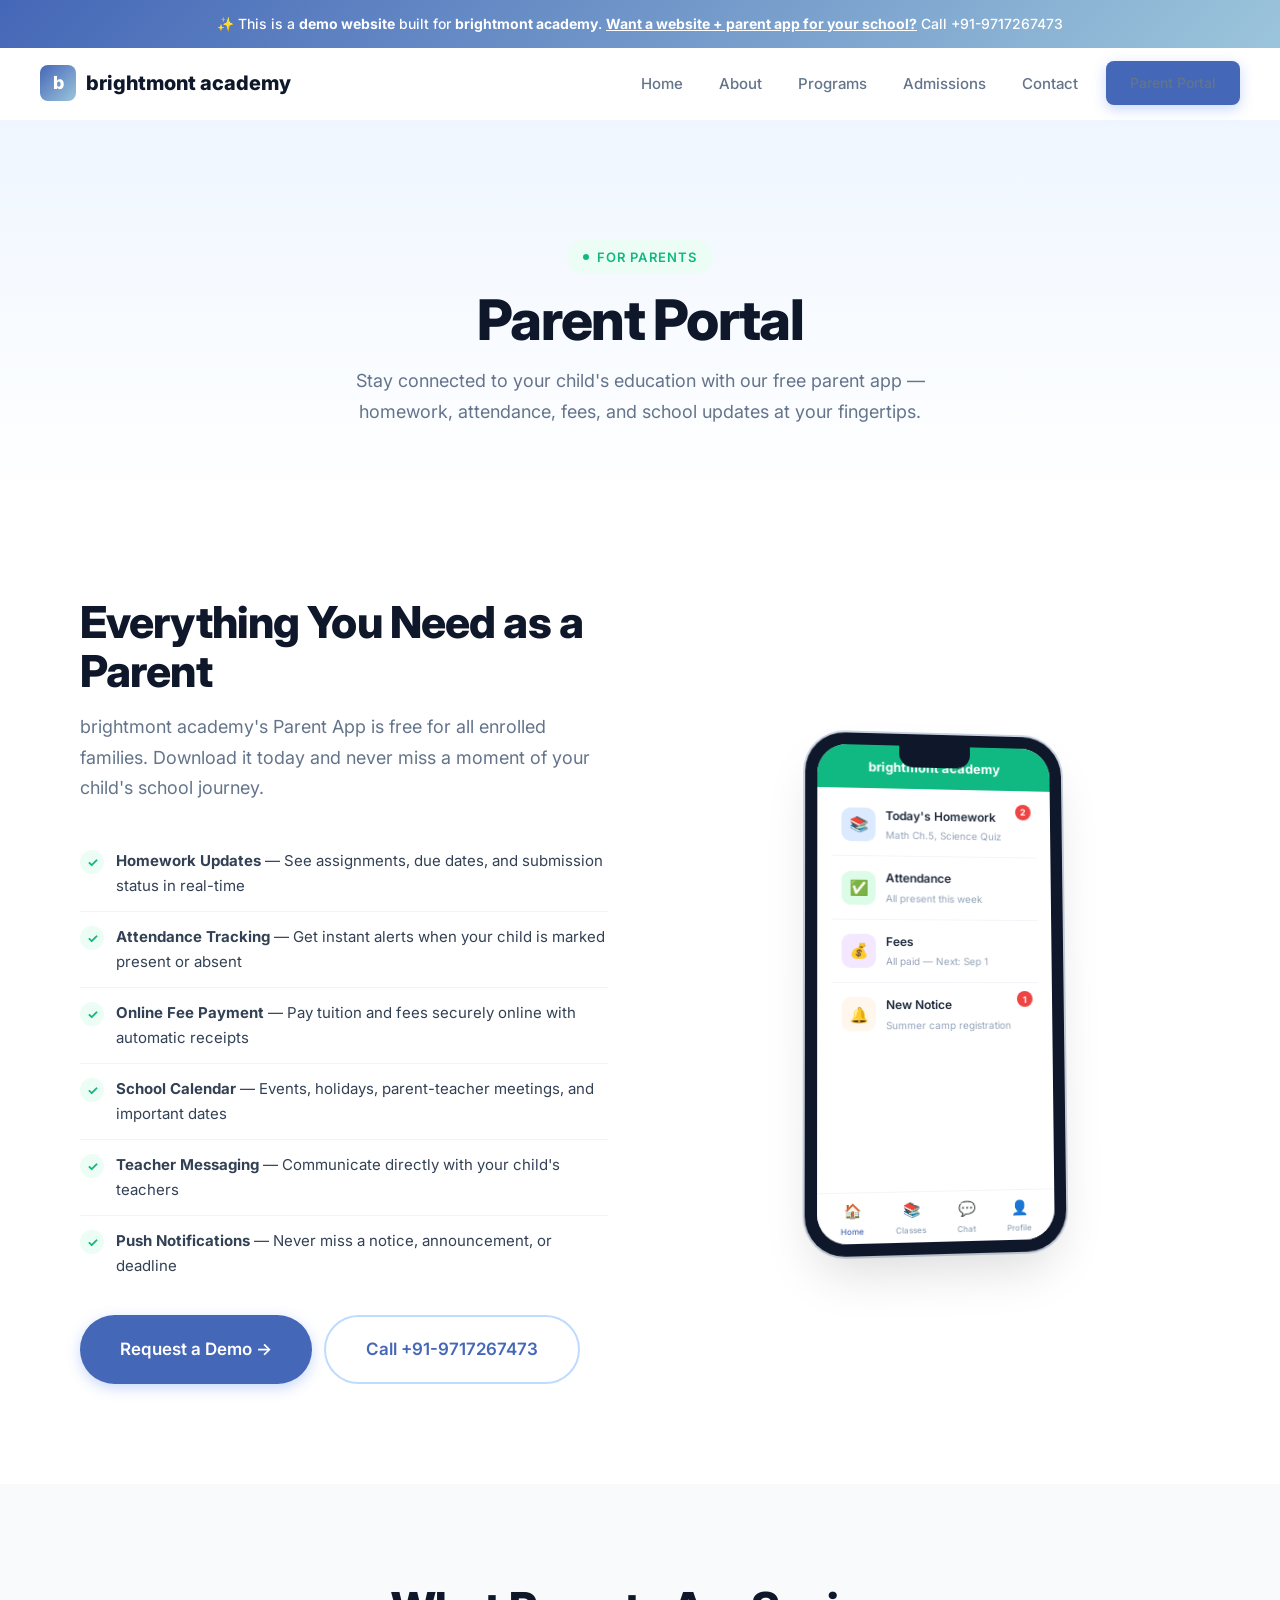
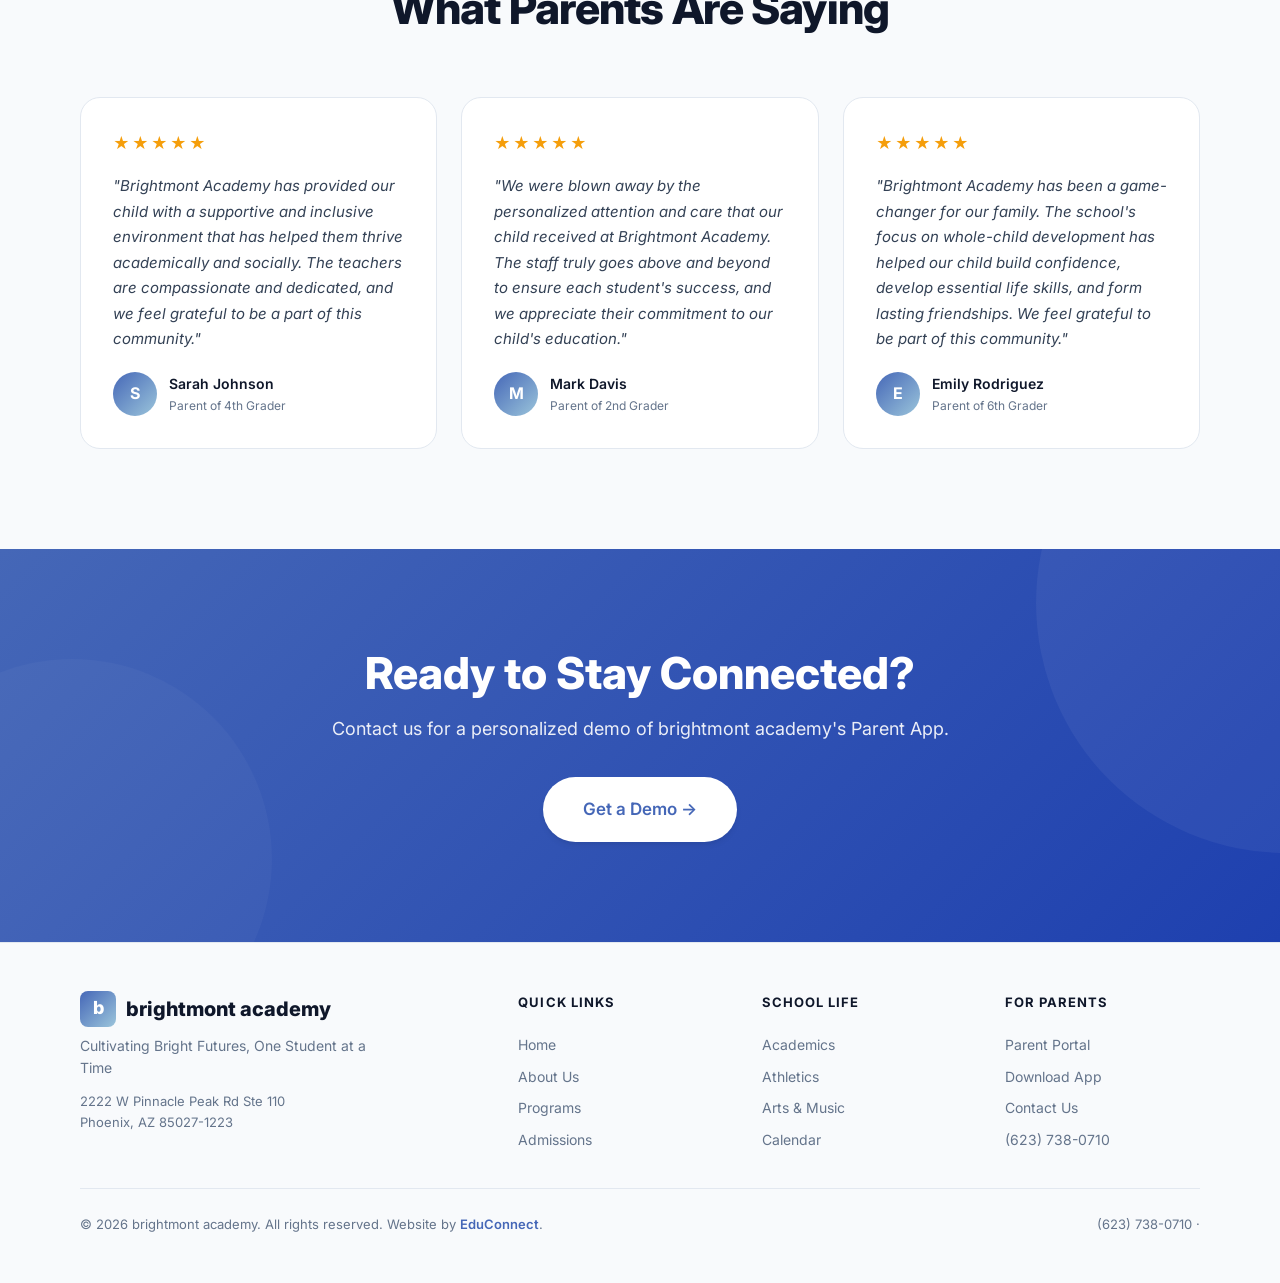
<file: parents.html>
<!DOCTYPE html><html lang="en"><head>
  <meta charset="UTF-8"><meta name="viewport" content="width=device-width,initial-scale=1.0">
  <title>Parent Portal — brightmont academy</title>
  <meta name="description" content="Parent Portal — brightmont academy, a premier school in Phoenix, AZ serving Pre-K – 8th Grade.">
  <meta property="og:title" content="Parent Portal — brightmont academy"><meta property="og:type" content="website">
  <link rel="preconnect" href="https://fonts.googleapis.com"><link rel="preconnect" href="https://fonts.gstatic.com" crossorigin>
  <link href="https://fonts.googleapis.com/css2?family=Inter:wght@400;500;600;700;800&display=swap" rel="stylesheet">
  <link rel="stylesheet" href="/styles.css"><script src="/main.js" defer></script>
</head><body><div class="demo-banner">
  ✨ This is a <strong>demo website</strong> built for <strong>brightmont academy</strong>.
  <a href="mailto:bhupender@myfirststepschool.com">Want a website + parent app for your school?</a> Call +91-9717267473
</div>
<nav class="navbar">
  <a href="/" class="logo"><span class="logo-icon">b</span>brightmont academy</a>
  <div class="nav-links">
    <a href="/">Home</a>
    <a href="/about.html">About</a>
    <a href="/programs.html">Programs</a>
    <a href="/admissions.html">Admissions</a>
    <a href="/contact.html">Contact</a>
    <a href="/parents.html" class="btn btn-primary" style="padding:10px 24px;font-size:14px">Parent Portal</a>
  </div>
  <button class="hamburger" aria-label="Toggle menu"><span></span><span></span><span></span></button>
</nav><main>
<section class="page-hero"><div class="container">
  <div class="badge accent animate-on-scroll mb-4">For Parents</div>
  <h1 class="heading-xl animate-on-scroll mb-4">Parent Portal</h1>
  <p class="text-lg text-muted max-w-lg mx-auto animate-on-scroll">Stay connected to your child's education with our free parent app — homework, attendance, fees, and school updates at your fingertips.</p>
</div></section>
<section class="portal-section section-padding"><div class="container"><div class="portal-grid">
  <div>
    <h2 class="heading-lg animate-on-scroll mb-4">Everything You Need as a Parent</h2>
    <p class="text-lg text-muted animate-on-scroll mb-8">brightmont academy's Parent App is free for all enrolled families. Download it today and never miss a moment of your child's school journey.</p>
    <ul class="portal-features animate-on-scroll">
      <li><span class="pf-icon">✓</span><div><strong>Homework Updates</strong> — See assignments, due dates, and submission status in real-time</div></li>
      <li><span class="pf-icon">✓</span><div><strong>Attendance Tracking</strong> — Get instant alerts when your child is marked present or absent</div></li>
      <li><span class="pf-icon">✓</span><div><strong>Online Fee Payment</strong> — Pay tuition and fees securely online with automatic receipts</div></li>
      <li><span class="pf-icon">✓</span><div><strong>School Calendar</strong> — Events, holidays, parent-teacher meetings, and important dates</div></li>
      <li><span class="pf-icon">✓</span><div><strong>Teacher Messaging</strong> — Communicate directly with your child's teachers</div></li>
      <li><span class="pf-icon">✓</span><div><strong>Push Notifications</strong> — Never miss a notice, announcement, or deadline</div></li>
    </ul>
    <div class="animate-on-scroll" style="display:flex;gap:12px;flex-wrap:wrap;margin-top:24px">
      <a href="mailto:bhupender@myfirststepschool.com?subject=Parent App Demo" class="btn btn-primary btn-lg">Request a Demo →</a>
      <a href="tel:+919717267473" class="btn btn-outline btn-lg">Call +91-9717267473</a>
    </div>
  </div>
  <div class="animate-on-scroll" style="display:flex;justify-content:center">
    <div class="phone-mockup" style="transform:perspective(1000px) rotateY(6deg) rotateX(3deg)"><div class="phone-screen">
      <div class="phone-status-bar" style="background:var(--accent)">brightmont academy</div>
      <div class="phone-screen-content">
        <div class="phone-nav-item"><div class="phone-nav-icon blue">📚</div><div><div class="phone-nav-label">Today's Homework</div><div class="phone-nav-sub">Math Ch.5, Science Quiz</div></div><div class="phone-badge">2</div></div>
        <div class="phone-nav-item"><div class="phone-nav-icon green">✅</div><div><div class="phone-nav-label">Attendance</div><div class="phone-nav-sub">All present this week</div></div></div>
        <div class="phone-nav-item"><div class="phone-nav-icon purple">💰</div><div><div class="phone-nav-label">Fees</div><div class="phone-nav-sub">All paid — Next: Sep 1</div></div></div>
        <div class="phone-nav-item"><div class="phone-nav-icon orange">🔔</div><div><div class="phone-nav-label">New Notice</div><div class="phone-nav-sub">Summer camp registration</div></div><div class="phone-badge">1</div></div>
      </div>
      <div class="phone-bottom-bar">
        <div class="phone-tab active"><div style="font-size:14px">🏠</div>Home</div>
        <div class="phone-tab"><div style="font-size:14px">📚</div>Classes</div>
        <div class="phone-tab"><div style="font-size:14px">💬</div>Chat</div>
        <div class="phone-tab"><div style="font-size:14px">👤</div>Profile</div>
      </div>
    </div></div>
  </div>
</div></div></section>
<section class="testimonials-section section-padding"><div class="container">
  <div class="text-center mb-16"><h2 class="heading-lg animate-on-scroll mb-4">What Parents Are Saying</h2></div>
  <div class="testimonials-grid">
      <div class="testimonial-card animate-on-scroll stagger-1">
        <div class="stars"><span class="star">★</span><span class="star">★</span><span class="star">★</span><span class="star">★</span><span class="star">★</span></div>
        <p class="testimonial-text">"Brightmont Academy has provided our child with a supportive and inclusive environment that has helped them thrive academically and socially. The teachers are compassionate and dedicated, and we feel grateful to be a part of this community."</p>
        <div class="testimonial-author"><div class="author-avatar">S</div>
        <div class="author-info"><div class="author-name">Sarah Johnson</div><div class="author-role">Parent of 4th Grader</div></div></div>
      </div>
      <div class="testimonial-card animate-on-scroll stagger-2">
        <div class="stars"><span class="star">★</span><span class="star">★</span><span class="star">★</span><span class="star">★</span><span class="star">★</span></div>
        <p class="testimonial-text">"We were blown away by the personalized attention and care that our child received at Brightmont Academy. The staff truly goes above and beyond to ensure each student's success, and we appreciate their commitment to our child's education."</p>
        <div class="testimonial-author"><div class="author-avatar">M</div>
        <div class="author-info"><div class="author-name">Mark Davis</div><div class="author-role">Parent of 2nd Grader</div></div></div>
      </div>
      <div class="testimonial-card animate-on-scroll stagger-3">
        <div class="stars"><span class="star">★</span><span class="star">★</span><span class="star">★</span><span class="star">★</span><span class="star">★</span></div>
        <p class="testimonial-text">"Brightmont Academy has been a game-changer for our family. The school's focus on whole-child development has helped our child build confidence, develop essential life skills, and form lasting friendships. We feel grateful to be part of this community."</p>
        <div class="testimonial-author"><div class="author-avatar">E</div>
        <div class="author-info"><div class="author-name">Emily Rodriguez</div><div class="author-role">Parent of 6th Grader</div></div></div>
      </div></div>
</div></section>
<section class="cta-section"><div class="container"><div class="cta-content animate-on-scroll">
  <h2>Ready to Stay Connected?</h2>
  <p>Contact us for a personalized demo of brightmont academy's Parent App.</p>
  <div class="cta-actions"><a href="mailto:bhupender@myfirststepschool.com?subject=Demo Request" class="btn btn-white btn-lg">Get a Demo →</a></div>
</div></div></section>
</main><footer class="footer">
  <div class="container">
    <div class="footer-grid">
      <div class="footer-brand">
        <div class="logo" style="margin-bottom:8px"><span class="logo-icon">b</span>brightmont academy</div>
        <p>Cultivating Bright Futures, One Student at a Time</p>
        <p style="margin-top:12px;font-size:13px">2222 W Pinnacle Peak Rd Ste 110 Phoenix,&nbsp;AZ&nbsp;85027-1223</p>
      </div>
      <div class="footer-col"><h4>Quick Links</h4><a href="/">Home</a><a href="/about.html">About Us</a><a href="/programs.html">Programs</a><a href="/admissions.html">Admissions</a></div>
      <div class="footer-col"><h4>School Life</h4><a href="/programs.html">Academics</a><a href="/programs.html">Athletics</a><a href="/programs.html">Arts &amp; Music</a><a href="/contact.html">Calendar</a></div>
      <div class="footer-col"><h4>For Parents</h4><a href="/parents.html">Parent Portal</a><a href="/parents.html">Download App</a><a href="/contact.html">Contact Us</a><a href="tel:(623) 738-0710">(623) 738-0710</a></div>
    </div>
    <div class="footer-bottom">
      <p>&copy; 2026 brightmont academy. All rights reserved. Website by <a href="mailto:bhupender@myfirststepschool.com">EduConnect</a>.</p>
      <p>(623) 738-0710 &middot; <a href="mailto:"></a></p>
    </div>
  </div>
</footer></body></html>
</file>
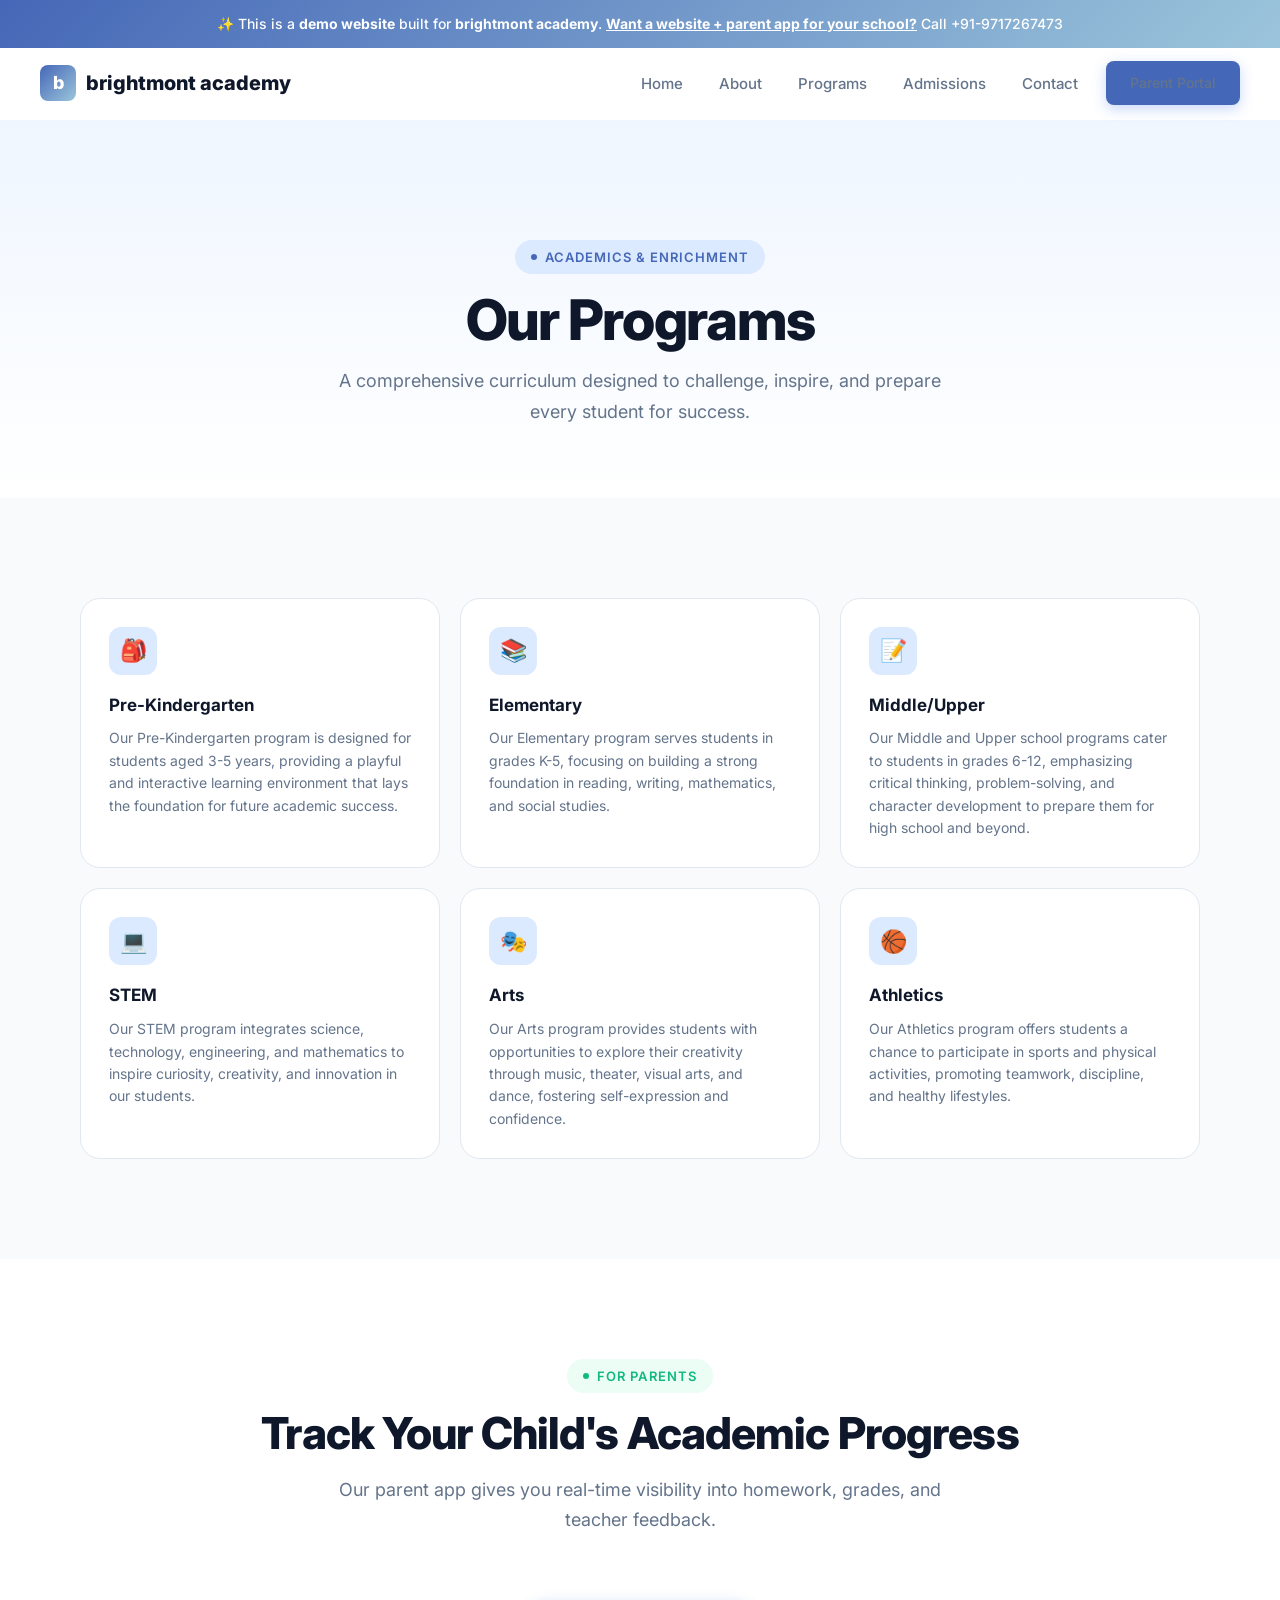
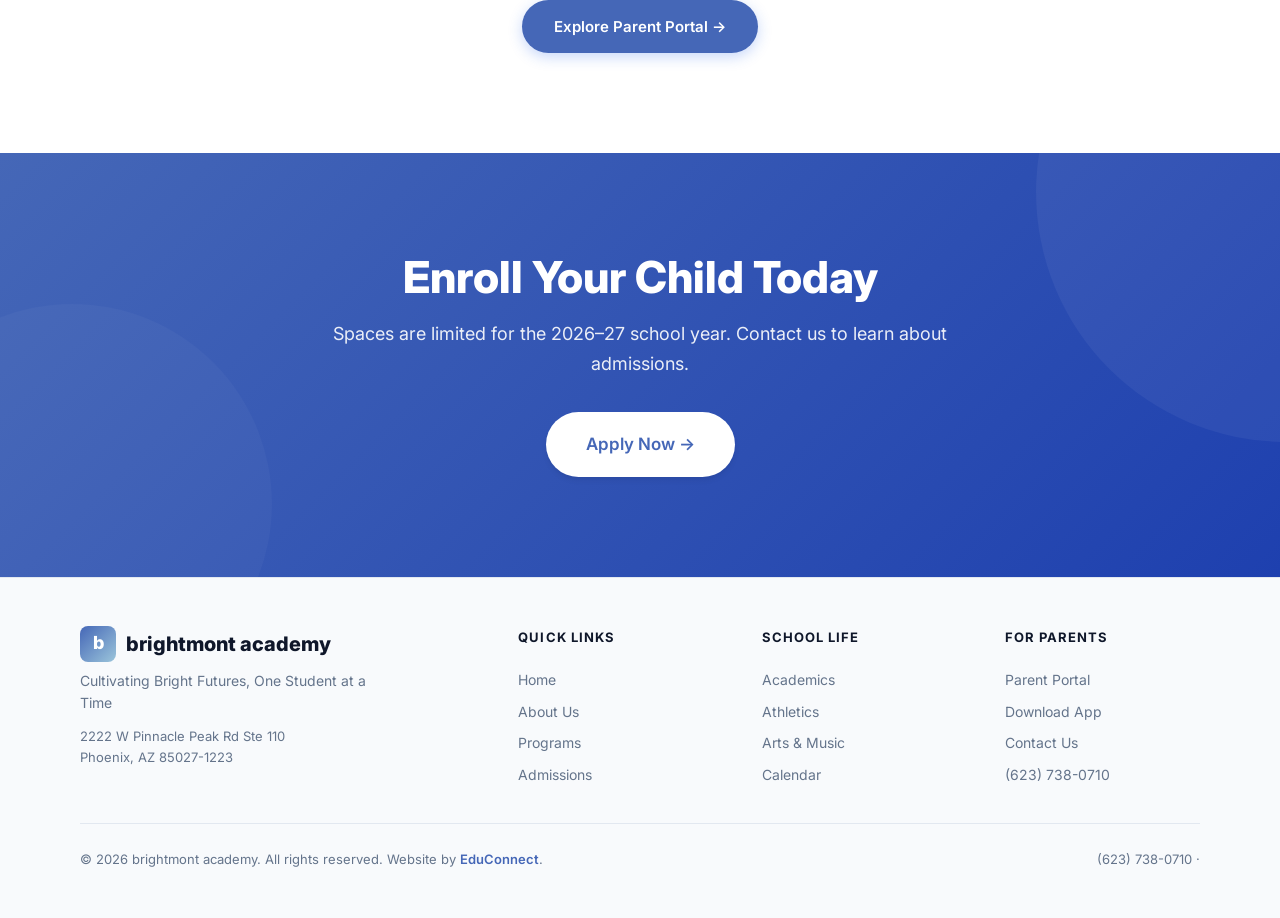
<file: programs.html>
<!DOCTYPE html><html lang="en"><head>
  <meta charset="UTF-8"><meta name="viewport" content="width=device-width,initial-scale=1.0">
  <title>Programs — brightmont academy</title>
  <meta name="description" content="Programs — brightmont academy, a premier school in Phoenix, AZ serving Pre-K – 8th Grade.">
  <meta property="og:title" content="Programs — brightmont academy"><meta property="og:type" content="website">
  <link rel="preconnect" href="https://fonts.googleapis.com"><link rel="preconnect" href="https://fonts.gstatic.com" crossorigin>
  <link href="https://fonts.googleapis.com/css2?family=Inter:wght@400;500;600;700;800&display=swap" rel="stylesheet">
  <link rel="stylesheet" href="/styles.css"><script src="/main.js" defer></script>
</head><body><div class="demo-banner">
  ✨ This is a <strong>demo website</strong> built for <strong>brightmont academy</strong>.
  <a href="mailto:bhupender@myfirststepschool.com">Want a website + parent app for your school?</a> Call +91-9717267473
</div>
<nav class="navbar">
  <a href="/" class="logo"><span class="logo-icon">b</span>brightmont academy</a>
  <div class="nav-links">
    <a href="/">Home</a>
    <a href="/about.html">About</a>
    <a href="/programs.html">Programs</a>
    <a href="/admissions.html">Admissions</a>
    <a href="/contact.html">Contact</a>
    <a href="/parents.html" class="btn btn-primary" style="padding:10px 24px;font-size:14px">Parent Portal</a>
  </div>
  <button class="hamburger" aria-label="Toggle menu"><span></span><span></span><span></span></button>
</nav><main>
<section class="page-hero"><div class="container">
  <div class="badge animate-on-scroll mb-4">Academics &amp; Enrichment</div>
  <h1 class="heading-xl animate-on-scroll mb-4">Our Programs</h1>
  <p class="text-lg text-muted max-w-lg mx-auto animate-on-scroll">A comprehensive curriculum designed to challenge, inspire, and prepare every student for success.</p>
</div></section>
<section class="section-padding" style="background:var(--bg-alt)"><div class="container">
  <div class="programs-grid">
      <div class="program-card animate-on-scroll stagger-1">
        <div class="program-icon">🎒</div><h3>Pre-Kindergarten</h3><p>Our Pre-Kindergarten program is designed for students aged 3-5 years, providing a playful and interactive learning environment that lays the foundation for future academic success.</p>
      </div>
      <div class="program-card animate-on-scroll stagger-2">
        <div class="program-icon">📚</div><h3>Elementary</h3><p>Our Elementary program serves students in grades K-5, focusing on building a strong foundation in reading, writing, mathematics, and social studies.</p>
      </div>
      <div class="program-card animate-on-scroll stagger-3">
        <div class="program-icon">📝</div><h3>Middle/Upper</h3><p>Our Middle and Upper school programs cater to students in grades 6-12, emphasizing critical thinking, problem-solving, and character development to prepare them for high school and beyond.</p>
      </div>
      <div class="program-card animate-on-scroll stagger-4">
        <div class="program-icon">💻</div><h3>STEM</h3><p>Our STEM program integrates science, technology, engineering, and mathematics to inspire curiosity, creativity, and innovation in our students.</p>
      </div>
      <div class="program-card animate-on-scroll stagger-5">
        <div class="program-icon">🎭</div><h3>Arts</h3><p>Our Arts program provides students with opportunities to explore their creativity through music, theater, visual arts, and dance, fostering self-expression and confidence.</p>
      </div>
      <div class="program-card animate-on-scroll stagger-6">
        <div class="program-icon">🏀</div><h3>Athletics</h3><p>Our Athletics program offers students a chance to participate in sports and physical activities, promoting teamwork, discipline, and healthy lifestyles.</p>
      </div></div>
</div></section>
<section class="portal-section section-padding"><div class="container">
  <div class="text-center mb-16">
    <div class="badge accent animate-on-scroll mb-4">For Parents</div>
    <h2 class="heading-lg animate-on-scroll mb-4">Track Your Child's Academic Progress</h2>
    <p class="text-lg text-muted max-w-lg mx-auto animate-on-scroll">Our parent app gives you real-time visibility into homework, grades, and teacher feedback.</p>
  </div>
  <div class="text-center animate-on-scroll"><a href="/parents.html" class="btn btn-primary">Explore Parent Portal →</a></div>
</div></section>
<section class="cta-section"><div class="container"><div class="cta-content animate-on-scroll">
  <h2>Enroll Your Child Today</h2>
  <p>Spaces are limited for the 2026–27 school year. Contact us to learn about admissions.</p>
  <div class="cta-actions"><a href="/admissions.html" class="btn btn-white btn-lg">Apply Now →</a></div>
</div></div></section>
</main><footer class="footer">
  <div class="container">
    <div class="footer-grid">
      <div class="footer-brand">
        <div class="logo" style="margin-bottom:8px"><span class="logo-icon">b</span>brightmont academy</div>
        <p>Cultivating Bright Futures, One Student at a Time</p>
        <p style="margin-top:12px;font-size:13px">2222 W Pinnacle Peak Rd Ste 110 Phoenix,&nbsp;AZ&nbsp;85027-1223</p>
      </div>
      <div class="footer-col"><h4>Quick Links</h4><a href="/">Home</a><a href="/about.html">About Us</a><a href="/programs.html">Programs</a><a href="/admissions.html">Admissions</a></div>
      <div class="footer-col"><h4>School Life</h4><a href="/programs.html">Academics</a><a href="/programs.html">Athletics</a><a href="/programs.html">Arts &amp; Music</a><a href="/contact.html">Calendar</a></div>
      <div class="footer-col"><h4>For Parents</h4><a href="/parents.html">Parent Portal</a><a href="/parents.html">Download App</a><a href="/contact.html">Contact Us</a><a href="tel:(623) 738-0710">(623) 738-0710</a></div>
    </div>
    <div class="footer-bottom">
      <p>&copy; 2026 brightmont academy. All rights reserved. Website by <a href="mailto:bhupender@myfirststepschool.com">EduConnect</a>.</p>
      <p>(623) 738-0710 &middot; <a href="mailto:"></a></p>
    </div>
  </div>
</footer></body></html>
</file>
<file: styles.css>
/* ===== DESIGN SYSTEM — LIGHT PROFESSIONAL ===== */
:root{
  --primary:#4567b7;--primary-50:#eff6ff;--primary-100:#dbeafe;--primary-200:#bfdbfe;
  --primary-500:#4567b7;--primary-600:#1d4ed8;--primary-700:#1e40af;
  --secondary:#9bc5db;--accent:#10b981;--accent-50:#ecfdf5;
  --white:#fff;--gray-50:#f8fafc;--gray-100:#f1f5f9;--gray-200:#e2e8f0;--gray-300:#cbd5e1;
  --gray-400:#94a3b8;--gray-500:#64748b;--gray-600:#475569;--gray-700:#334155;
  --gray-800:#1e293b;--gray-900:#0f172a;
  --bg:var(--white);--bg-alt:var(--gray-50);--text:var(--gray-700);
  --text-heading:var(--gray-900);--text-muted:var(--gray-500);--border:var(--gray-200);
  --shadow-sm:0 1px 3px rgba(0,0,0,.06),0 1px 2px rgba(0,0,0,.04);
  --shadow-md:0 4px 6px -1px rgba(0,0,0,.07),0 2px 4px -2px rgba(0,0,0,.05);
  --shadow-lg:0 10px 15px -3px rgba(0,0,0,.08),0 4px 6px -4px rgba(0,0,0,.04);
  --shadow-xl:0 20px 25px -5px rgba(0,0,0,.08),0 8px 10px -6px rgba(0,0,0,.04);
  --shadow-2xl:0 25px 50px -12px rgba(0,0,0,.15);
  --shadow-primary:0 4px 14px rgba(37,99,235,.25);
  --radius-sm:8px;--radius-md:12px;--radius-lg:16px;--radius-xl:20px;--radius-2xl:24px;--radius-full:9999px;
  --font:'Inter',-apple-system,BlinkMacSystemFont,'Segoe UI',sans-serif;
}
*,*::before,*::after{margin:0;padding:0;box-sizing:border-box}
html{scroll-behavior:smooth;-webkit-font-smoothing:antialiased}
body{font-family:var(--font);background:var(--bg);color:var(--text);line-height:1.7;overflow-x:hidden;font-size:16px}
a{color:inherit;text-decoration:none}img{max-width:100%;display:block}button{font-family:inherit;cursor:pointer}
.container{max-width:1200px;margin:0 auto;padding:0 24px}
@media(min-width:768px){.container{padding:0 40px}}
.section-padding{padding:80px 0}
@media(min-width:768px){.section-padding{padding:100px 0}}
.badge{display:inline-flex;align-items:center;gap:8px;padding:6px 16px;font-size:13px;font-weight:600;text-transform:uppercase;letter-spacing:.08em;border-radius:var(--radius-full);background:var(--primary-100);color:var(--primary)}
.badge::before{content:'';width:6px;height:6px;border-radius:50%;background:var(--primary);animation:pulse 2s infinite}
.badge.accent{background:var(--accent-50);color:var(--accent)}.badge.accent::before{background:var(--accent)}
.heading-xl{font-size:clamp(32px,5vw,56px);font-weight:800;line-height:1.08;letter-spacing:-.03em;color:var(--text-heading)}
.heading-lg{font-size:clamp(28px,4vw,44px);font-weight:800;line-height:1.12;letter-spacing:-.02em;color:var(--text-heading)}
.heading-md{font-size:clamp(22px,3vw,32px);font-weight:700;line-height:1.2;color:var(--text-heading)}
.heading-sm{font-size:20px;font-weight:700;line-height:1.3;color:var(--text-heading)}
.text-lg{font-size:18px;line-height:1.7;color:var(--text)}
.text-base{font-size:16px;line-height:1.7;color:var(--text)}
.text-sm{font-size:14px;line-height:1.6;color:var(--text-muted)}
.text-center{text-align:center}.text-muted{color:var(--text-muted)}
.gradient-text{background:linear-gradient(135deg,var(--primary),var(--secondary));-webkit-background-clip:text;-webkit-text-fill-color:transparent;background-clip:text}
.max-w-lg{max-width:640px}.mx-auto{margin-left:auto;margin-right:auto}
.mb-4{margin-bottom:16px}.mb-6{margin-bottom:24px}.mb-8{margin-bottom:32px}
.mb-12{margin-bottom:48px}.mb-16{margin-bottom:64px}
.btn{display:inline-flex;align-items:center;justify-content:center;gap:8px;padding:14px 32px;font-size:15px;font-weight:600;border-radius:var(--radius-full);border:none;cursor:pointer;transition:all .25s cubic-bezier(.4,0,.2,1);text-decoration:none;white-space:nowrap}
.btn-primary{background:var(--primary);color:var(--white);box-shadow:var(--shadow-primary)}
.btn-primary:hover{background:var(--primary-600);transform:translateY(-2px);box-shadow:0 8px 24px rgba(37,99,235,.3)}
.btn-lg{padding:18px 40px;font-size:17px}
.btn-outline{background:transparent;color:var(--primary);border:2px solid var(--primary-200)}
.btn-outline:hover{background:var(--primary-50);border-color:var(--primary);transform:translateY(-2px)}
.btn-white{background:var(--white);color:var(--primary);box-shadow:var(--shadow-md)}
.btn-white:hover{transform:translateY(-2px);box-shadow:var(--shadow-lg)}
.demo-banner{background:linear-gradient(135deg,var(--primary),var(--secondary));color:var(--white);text-align:center;padding:12px 24px;font-size:14px;font-weight:500;position:relative;z-index:200}
.demo-banner strong{font-weight:700}.demo-banner a{color:var(--white);text-decoration:underline;font-weight:700}
.navbar{position:sticky;top:0;z-index:100;display:flex;justify-content:space-between;align-items:center;padding:0 24px;height:72px;background:rgba(255,255,255,.92);backdrop-filter:blur(20px) saturate(180%);border-bottom:1px solid transparent;transition:all .3s ease}
@media(min-width:768px){.navbar{padding:0 40px}}
.navbar.scrolled{border-bottom-color:var(--border);box-shadow:var(--shadow-sm)}
.logo{display:flex;align-items:center;gap:10px;font-size:18px;font-weight:800;color:var(--text-heading)}
@media(min-width:768px){.logo{font-size:20px}}
.logo-icon{width:36px;height:36px;border-radius:var(--radius-sm);background:linear-gradient(135deg,var(--primary),var(--secondary));display:flex;align-items:center;justify-content:center;color:white;font-size:18px;font-weight:800}
.nav-links{display:flex;gap:4px;align-items:center}
.nav-links a{padding:8px 16px;font-size:15px;font-weight:500;color:var(--text-muted);border-radius:var(--radius-sm);transition:all .2s ease}
.nav-links a:hover{color:var(--text-heading);background:var(--gray-50)}
.nav-links .btn{margin-left:8px}
.hamburger{display:none;background:none;border:none;padding:8px;min-height:44px;min-width:44px;flex-direction:column;justify-content:center;align-items:center}
.hamburger span{display:block;width:22px;height:2px;background:var(--gray-700);margin:3px 0;transition:all .3s ease;border-radius:2px}
.hamburger.active span:nth-child(1){transform:rotate(45deg) translate(4px,4px)}
.hamburger.active span:nth-child(2){opacity:0}
.hamburger.active span:nth-child(3){transform:rotate(-45deg) translate(4px,-4px)}
@media(max-width:768px){.hamburger{display:flex}.nav-links{display:none;position:fixed;top:72px;left:0;right:0;bottom:0;background:var(--white);flex-direction:column;align-items:center;justify-content:center;gap:16px;z-index:200}.nav-links.open{display:flex}.nav-links a{font-size:18px;padding:12px 24px}}
.hero{position:relative;overflow:hidden;background:linear-gradient(180deg,var(--primary-50) 0%,var(--white) 100%)}
.hero-inner{display:grid;grid-template-columns:1fr;gap:48px;align-items:center;padding:60px 0 80px}
@media(min-width:1024px){.hero-inner{grid-template-columns:1fr 1fr;gap:64px;padding:80px 0 100px}}
.hero-content{max-width:560px}
@media(max-width:1023px){.hero-content{text-align:center;margin:0 auto}}
.hero-actions{display:flex;gap:12px;flex-wrap:wrap}
@media(max-width:1023px){.hero-actions{justify-content:center}}
.hero-visual{display:flex;justify-content:center;align-items:center;position:relative}
.school-illustration{position:relative;width:100%;max-width:480px;aspect-ratio:4/3;border-radius:var(--radius-2xl);overflow:hidden;background:linear-gradient(135deg,var(--primary-100),var(--primary-50));border:1px solid var(--primary-200);box-shadow:var(--shadow-xl)}
.school-illustration-inner{width:100%;height:100%;display:flex;flex-direction:column;align-items:center;justify-content:center;gap:16px;padding:32px}
.school-building{font-size:80px;line-height:1}
.school-illustration h3{font-size:18px;font-weight:700;color:var(--primary-700);text-align:center}
.school-illustration p{font-size:13px;color:var(--primary-600);text-align:center;font-weight:500}
.hero-info-cards{display:flex;gap:12px;flex-wrap:wrap;margin-top:20px}
@media(max-width:1023px){.hero-info-cards{justify-content:center}}
.info-chip{display:flex;align-items:center;gap:6px;padding:8px 16px;background:var(--white);border:1px solid var(--border);border-radius:var(--radius-full);font-size:13px;font-weight:500;color:var(--gray-600);box-shadow:var(--shadow-sm)}
.info-chip .ic-icon{font-size:16px}
.float-card{position:absolute;background:var(--white);border-radius:var(--radius-lg);box-shadow:var(--shadow-xl);padding:14px 18px;display:flex;align-items:center;gap:10px;font-size:13px;font-weight:600;color:var(--gray-800);animation:float-gentle 4s ease-in-out infinite;z-index:5;white-space:nowrap}
.float-card.card-1{top:10%;right:-20px;animation-delay:0s}
.float-card.card-2{bottom:20%;left:-30px;animation-delay:1.5s}
.float-card.card-3{top:55%;right:-30px;animation-delay:3s}
.float-card .fc-icon{width:32px;height:32px;border-radius:8px;display:flex;align-items:center;justify-content:center;font-size:15px}
.float-card .fc-icon.green{background:#dcfce7;color:#16a34a}
.float-card .fc-icon.blue{background:var(--primary-100);color:var(--primary)}
.float-card .fc-icon.purple{background:#f3e8ff;color:#9333ea}
.welcome-section{background:var(--white)}
.welcome-grid{display:grid;grid-template-columns:1fr;gap:40px;align-items:center}
@media(min-width:768px){.welcome-grid{grid-template-columns:auto 1fr;gap:48px}}
.principal-card{display:flex;flex-direction:column;align-items:center;text-align:center;gap:16px}
.principal-avatar{width:120px;height:120px;border-radius:50%;background:linear-gradient(135deg,var(--primary),var(--secondary));display:flex;align-items:center;justify-content:center;font-size:48px;color:white;box-shadow:var(--shadow-lg)}
.principal-name{font-size:16px;font-weight:700;color:var(--text-heading)}
.principal-title{font-size:13px;color:var(--text-muted)}
.welcome-text blockquote{font-size:18px;font-style:italic;color:var(--text);line-height:1.8;border-left:4px solid var(--primary);padding-left:24px;margin-bottom:20px}
.welcome-text p{font-size:15px;color:var(--text-muted);line-height:1.7}
.features-section{background:var(--bg-alt)}
.features-grid{display:grid;grid-template-columns:1fr;gap:20px}
@media(min-width:640px){.features-grid{grid-template-columns:repeat(2,1fr)}}
@media(min-width:1024px){.features-grid{grid-template-columns:repeat(3,1fr)}}
.feature-card{position:relative;padding:32px;border-radius:var(--radius-xl);background:var(--white);border:1px solid var(--border);transition:all .3s ease;overflow:hidden}
.feature-card:hover{transform:translateY(-4px);box-shadow:var(--shadow-lg);border-color:var(--primary-200)}
.feature-icon{width:52px;height:52px;border-radius:var(--radius-md);background:var(--primary-100);display:flex;align-items:center;justify-content:center;margin-bottom:20px;font-size:24px;transition:transform .3s ease}
.feature-card:hover .feature-icon{transform:scale(1.1)}
.feature-card h3{font-size:18px;font-weight:700;color:var(--text-heading);margin-bottom:8px}
.feature-card p{font-size:14px;color:var(--text-muted);line-height:1.6}
.programs-section{background:var(--white)}
.programs-grid{display:grid;grid-template-columns:1fr;gap:20px}
@media(min-width:640px){.programs-grid{grid-template-columns:repeat(2,1fr)}}
@media(min-width:1024px){.programs-grid{grid-template-columns:repeat(3,1fr)}}
.program-card{padding:28px;border-radius:var(--radius-xl);background:var(--white);border:1px solid var(--border);transition:all .3s ease;position:relative;overflow:hidden}
.program-card::before{content:'';position:absolute;top:0;left:0;right:0;height:3px;background:linear-gradient(90deg,var(--primary),var(--secondary));transform:scaleX(0);transform-origin:left;transition:transform .3s ease}
.program-card:hover{transform:translateY(-4px);box-shadow:var(--shadow-lg);border-color:var(--primary-200)}
.program-card:hover::before{transform:scaleX(1)}
.program-icon{width:48px;height:48px;border-radius:var(--radius-md);background:var(--primary-100);display:flex;align-items:center;justify-content:center;margin-bottom:16px;font-size:22px}
.program-card h3{font-size:17px;font-weight:700;color:var(--text-heading);margin-bottom:8px}
.program-card p{font-size:14px;color:var(--text-muted);line-height:1.6}
.stats-section{background:linear-gradient(135deg,var(--primary),var(--primary-700));color:var(--white);padding:64px 0}
.stats-grid{display:grid;grid-template-columns:repeat(2,1fr);gap:32px;text-align:center}
@media(min-width:768px){.stats-grid{grid-template-columns:repeat(4,1fr)}}
.stat-value{font-size:clamp(32px,4vw,48px);font-weight:800;line-height:1}
.stat-label{font-size:14px;opacity:.8;margin-top:8px;font-weight:500}
.events-section{background:var(--bg-alt)}
.events-grid{display:grid;grid-template-columns:1fr;gap:16px;max-width:800px;margin:0 auto}
@media(min-width:640px){.events-grid{grid-template-columns:repeat(2,1fr)}}
.event-card{display:flex;gap:16px;padding:24px;border-radius:var(--radius-xl);background:var(--white);border:1px solid var(--border);transition:all .3s ease}
.event-card:hover{box-shadow:var(--shadow-md);border-color:var(--primary-200)}
.event-date{min-width:56px;text-align:center;padding:8px;border-radius:var(--radius-md);background:var(--primary-100)}
.event-date .month{font-size:11px;font-weight:700;text-transform:uppercase;color:var(--primary);letter-spacing:.05em}
.event-date .day{font-size:24px;font-weight:800;color:var(--primary-700);line-height:1.2}
.event-info h4{font-size:15px;font-weight:700;color:var(--text-heading);margin-bottom:4px}
.event-info p{font-size:13px;color:var(--text-muted);line-height:1.5}
.portal-section{background:var(--white)}
.portal-grid{display:grid;grid-template-columns:1fr;gap:48px;align-items:center}
@media(min-width:1024px){.portal-grid{grid-template-columns:1fr 1fr;gap:64px}}
.phone-mockup{position:relative;width:260px;height:520px;background:var(--gray-900);border-radius:40px;padding:12px;box-shadow:var(--shadow-2xl),0 0 0 2px var(--gray-300);margin:0 auto;transform:perspective(1000px) rotateY(-6deg) rotateX(3deg)}
.phone-mockup::before{content:'';position:absolute;top:12px;left:50%;transform:translateX(-50%);width:72px;height:22px;background:var(--gray-900);border-radius:0 0 14px 14px;z-index:10}
.phone-screen{width:100%;height:100%;background:var(--white);border-radius:30px;overflow:hidden;position:relative}
.phone-screen-content{padding:50px 14px 14px;font-size:12px;color:var(--gray-700)}
.phone-status-bar{position:absolute;top:0;left:0;right:0;height:44px;background:var(--primary);display:flex;align-items:center;justify-content:center;color:white;font-weight:700;font-size:13px;border-radius:18px 18px 0 0}
.phone-nav-item{display:flex;align-items:center;gap:10px;padding:12px 10px;border-bottom:1px solid var(--gray-100);position:relative}
.phone-nav-item:last-child{border-bottom:none}
.phone-nav-icon{width:34px;height:34px;border-radius:9px;display:flex;align-items:center;justify-content:center;font-size:15px;flex-shrink:0}
.phone-nav-icon.blue{background:var(--primary-100);color:var(--primary)}
.phone-nav-icon.green{background:#dcfce7;color:#16a34a}
.phone-nav-icon.purple{background:#f3e8ff;color:#9333ea}
.phone-nav-icon.orange{background:#fff7ed;color:#ea580c}
.phone-nav-label{font-weight:600;font-size:12px;color:var(--gray-800)}
.phone-nav-sub{font-size:10px;color:var(--gray-400);margin-top:1px}
.phone-badge{position:absolute;top:8px;right:6px;min-width:16px;height:16px;border-radius:8px;background:#ef4444;color:white;font-size:9px;font-weight:700;display:flex;align-items:center;justify-content:center;padding:0 4px}
.phone-bottom-bar{position:absolute;bottom:0;left:0;right:0;height:50px;background:var(--white);border-top:1px solid var(--gray-100);display:flex;align-items:center;justify-content:space-around;padding:0 8px;border-radius:0 0 18px 18px}
.phone-tab{display:flex;flex-direction:column;align-items:center;gap:2px;font-size:8px;color:var(--gray-400);font-weight:500}
.phone-tab.active{color:var(--primary)}
.portal-features{list-style:none;padding:0}
.portal-features li{display:flex;align-items:flex-start;gap:12px;padding:12px 0;border-bottom:1px solid var(--gray-100);font-size:15px;color:var(--text)}
.portal-features li:last-child{border-bottom:none}
.portal-features .pf-icon{width:24px;height:24px;border-radius:50%;background:var(--accent-50);color:var(--accent);display:flex;align-items:center;justify-content:center;flex-shrink:0;margin-top:2px;font-size:13px;font-weight:700}
.testimonials-section{background:var(--bg-alt)}
.testimonials-grid{display:grid;grid-template-columns:1fr;gap:24px}
@media(min-width:768px){.testimonials-grid{grid-template-columns:repeat(3,1fr)}}
.testimonial-card{padding:32px;border-radius:var(--radius-xl);background:var(--white);border:1px solid var(--border);transition:all .3s ease}
.testimonial-card:hover{box-shadow:var(--shadow-lg);transform:translateY(-4px)}
.stars{display:flex;gap:2px;margin-bottom:16px}.star{color:#f59e0b;font-size:16px}
.testimonial-text{font-size:15px;color:var(--text);line-height:1.7;margin-bottom:20px;font-style:italic}
.testimonial-author{display:flex;align-items:center;gap:12px}
.author-avatar{width:44px;height:44px;border-radius:50%;background:linear-gradient(135deg,var(--primary),var(--secondary));display:flex;align-items:center;justify-content:center;font-weight:700;color:var(--white);font-size:16px;flex-shrink:0}
.author-info .author-name{font-weight:600;font-size:14px;color:var(--text-heading)}
.author-info .author-role{font-size:12px;color:var(--text-muted)}
.cta-section{background:linear-gradient(135deg,var(--primary),var(--primary-700));color:var(--white);text-align:center;position:relative;overflow:hidden;padding:80px 0}
@media(min-width:768px){.cta-section{padding:100px 0}}
.cta-section::before{content:'';position:absolute;top:-50%;right:-20%;width:500px;height:500px;border-radius:50%;background:rgba(255,255,255,.05)}
.cta-section::after{content:'';position:absolute;bottom:-30%;left:-10%;width:400px;height:400px;border-radius:50%;background:rgba(255,255,255,.03)}
.cta-content{position:relative;z-index:1;max-width:640px;margin:0 auto}
.cta-content h2{font-size:clamp(28px,4vw,44px);font-weight:800;margin-bottom:16px;line-height:1.12}
.cta-content p{font-size:18px;opacity:.9;margin-bottom:32px;line-height:1.7}
.cta-actions{display:flex;gap:12px;justify-content:center;flex-wrap:wrap}
.page-hero{padding:100px 0 60px;background:linear-gradient(180deg,var(--primary-50) 0%,var(--white) 100%);text-align:center;position:relative}
@media(min-width:768px){.page-hero{padding:120px 0 70px}}
.content-section{padding:64px 0}.content-section .container{max-width:800px}
.content-section p{font-size:16px;color:var(--text);line-height:1.9;margin-bottom:24px}
.content-section p:last-child{margin-bottom:0}
.contact-grid{display:grid;grid-template-columns:1fr;gap:32px}
@media(min-width:768px){.contact-grid{grid-template-columns:1fr 1fr;gap:40px}}
.contact-info-card{padding:32px;border-radius:var(--radius-xl);background:var(--white);border:1px solid var(--border)}
.contact-item{display:flex;align-items:flex-start;gap:14px;margin-bottom:24px}
.contact-item:last-child{margin-bottom:0}
.contact-icon{width:44px;height:44px;border-radius:var(--radius-md);background:var(--primary-100);display:flex;align-items:center;justify-content:center;flex-shrink:0;font-size:20px}
.contact-item h4{font-weight:600;color:var(--text-heading);margin-bottom:2px;font-size:14px}
.contact-item p{color:var(--text-muted);font-size:14px}
.contact-form{background:var(--white);border-radius:var(--radius-xl);border:1px solid var(--border);padding:32px}
.form-group{margin-bottom:16px}.form-group:last-of-type{margin-bottom:24px}
.form-label{display:block;font-size:13px;font-weight:600;color:var(--text-heading);margin-bottom:6px}
.form-input,.form-textarea{width:100%;padding:12px 16px;border:1px solid var(--border);border-radius:var(--radius-sm);font-family:var(--font);font-size:14px;color:var(--text-heading);background:var(--gray-50);transition:all .2s ease;outline:none}
.form-input:focus,.form-textarea:focus{border-color:var(--primary);box-shadow:0 0 0 3px var(--primary-100);background:var(--white)}
.form-textarea{resize:vertical;min-height:100px}
.admissions-steps{display:grid;grid-template-columns:1fr;gap:24px;max-width:700px;margin:0 auto}
.adm-step{display:flex;gap:20px;padding:24px;background:var(--white);border-radius:var(--radius-xl);border:1px solid var(--border)}
.adm-step-num{width:48px;height:48px;border-radius:50%;background:var(--primary);color:var(--white);display:flex;align-items:center;justify-content:center;font-weight:800;font-size:20px;flex-shrink:0}
.adm-step h4{font-weight:700;color:var(--text-heading);margin-bottom:4px}
.adm-step p{font-size:14px;color:var(--text-muted);line-height:1.6}
.footer{padding:48px 0;border-top:1px solid var(--border);background:var(--gray-50)}
.footer-grid{display:grid;grid-template-columns:1fr;gap:32px}
@media(min-width:768px){.footer-grid{grid-template-columns:2fr 1fr 1fr 1fr;gap:48px}}
.footer-brand p{font-size:14px;color:var(--text-muted);margin-top:8px;line-height:1.6;max-width:320px}
.footer-col h4{font-size:13px;font-weight:700;text-transform:uppercase;letter-spacing:.08em;color:var(--text-heading);margin-bottom:16px}
.footer-col a{display:block;font-size:14px;color:var(--text-muted);padding:4px 0;transition:color .2s ease}
.footer-col a:hover{color:var(--primary)}
.footer-bottom{border-top:1px solid var(--border);margin-top:32px;padding-top:24px;display:flex;justify-content:space-between;align-items:center;flex-wrap:wrap;gap:16px}
.footer-bottom p{font-size:13px;color:var(--text-muted)}
.footer-bottom a{color:var(--primary);font-weight:600}
@keyframes pulse{0%,100%{opacity:1;transform:scale(1)}50%{opacity:.5;transform:scale(1.3)}}
@keyframes float-gentle{0%,100%{transform:translateY(0)}50%{transform:translateY(-12px)}}
.animate-on-scroll{opacity:0;transform:translateY(24px);transition:opacity .6s ease,transform .6s ease}
.animate-on-scroll.visible{opacity:1;transform:translateY(0)}
.stagger-1{transition-delay:.1s}.stagger-2{transition-delay:.2s}.stagger-3{transition-delay:.3s}
.stagger-4{transition-delay:.4s}.stagger-5{transition-delay:.5s}.stagger-6{transition-delay:.6s}
@media(prefers-reduced-motion:reduce){*,*::before,*::after{animation-duration:.01ms!important;transition-duration:.01ms!important}.animate-on-scroll{opacity:1;transform:none}.float-card{animation:none}}
</file>
